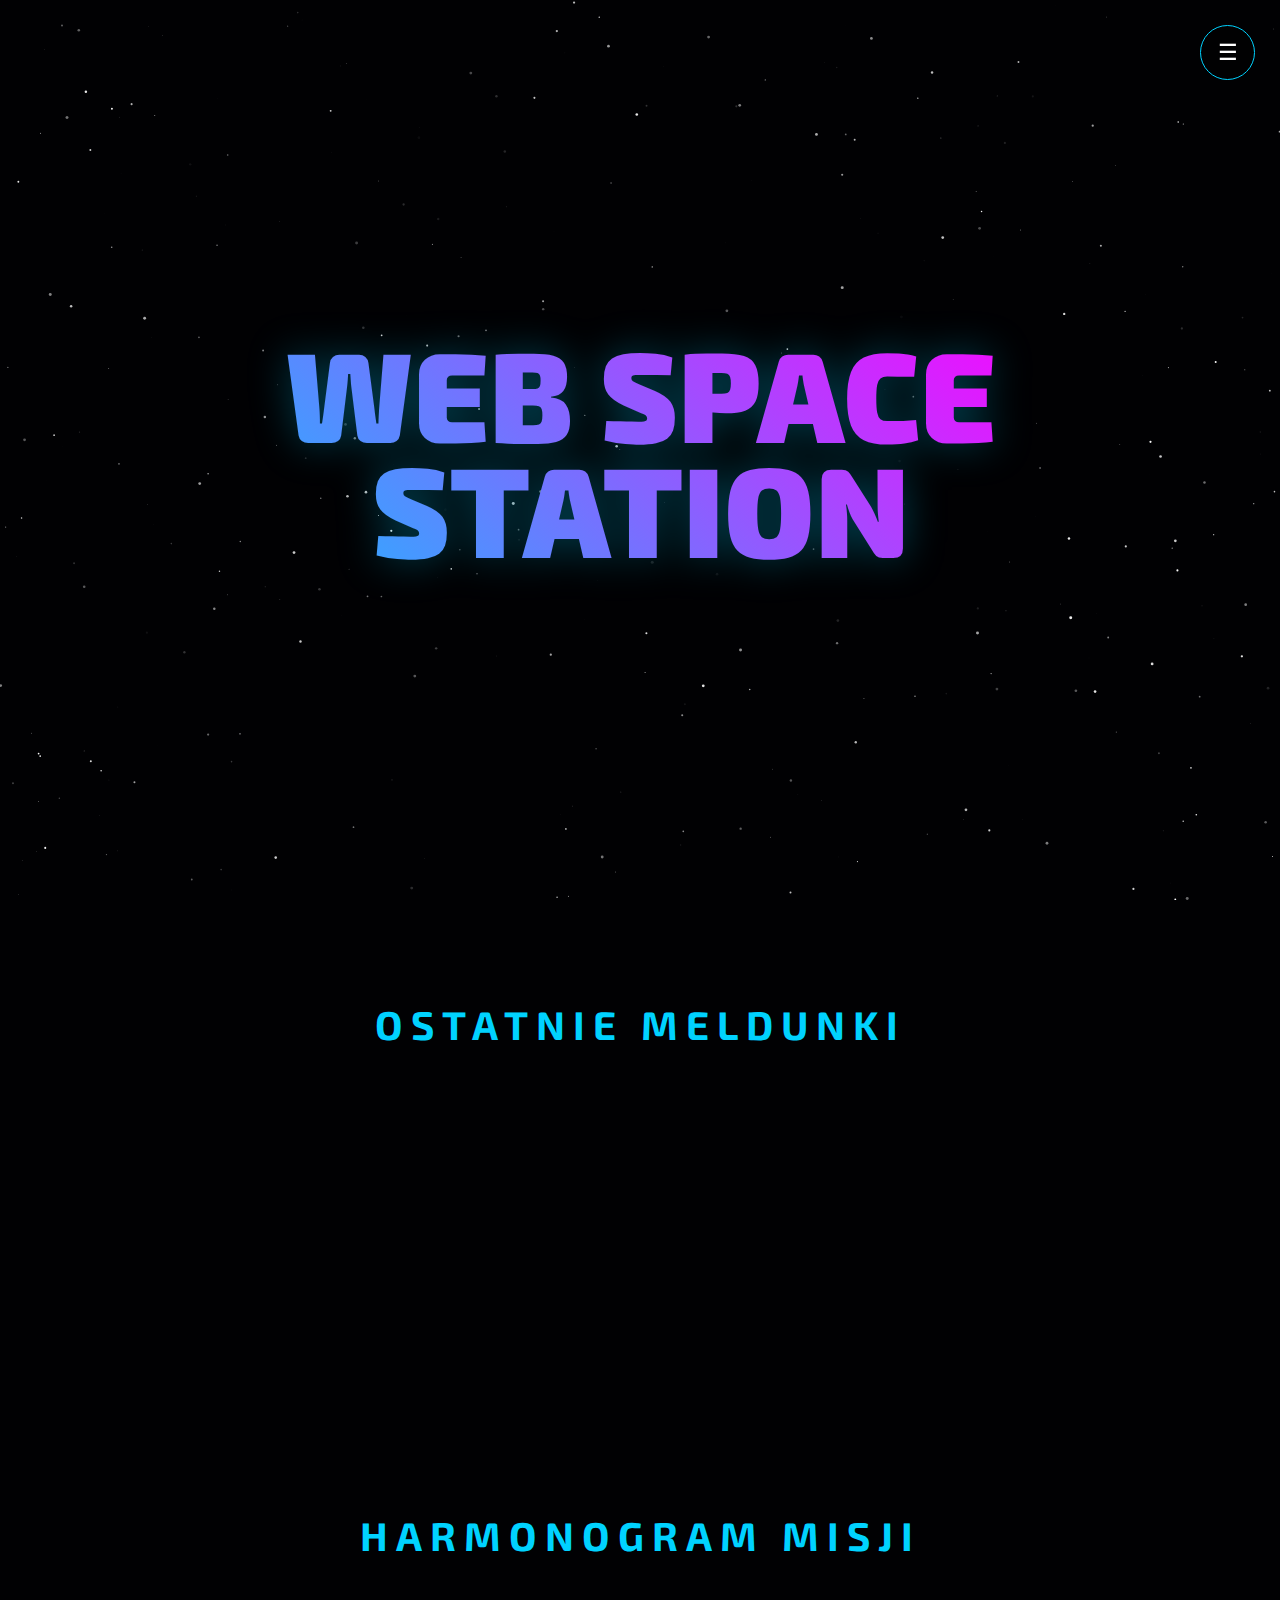
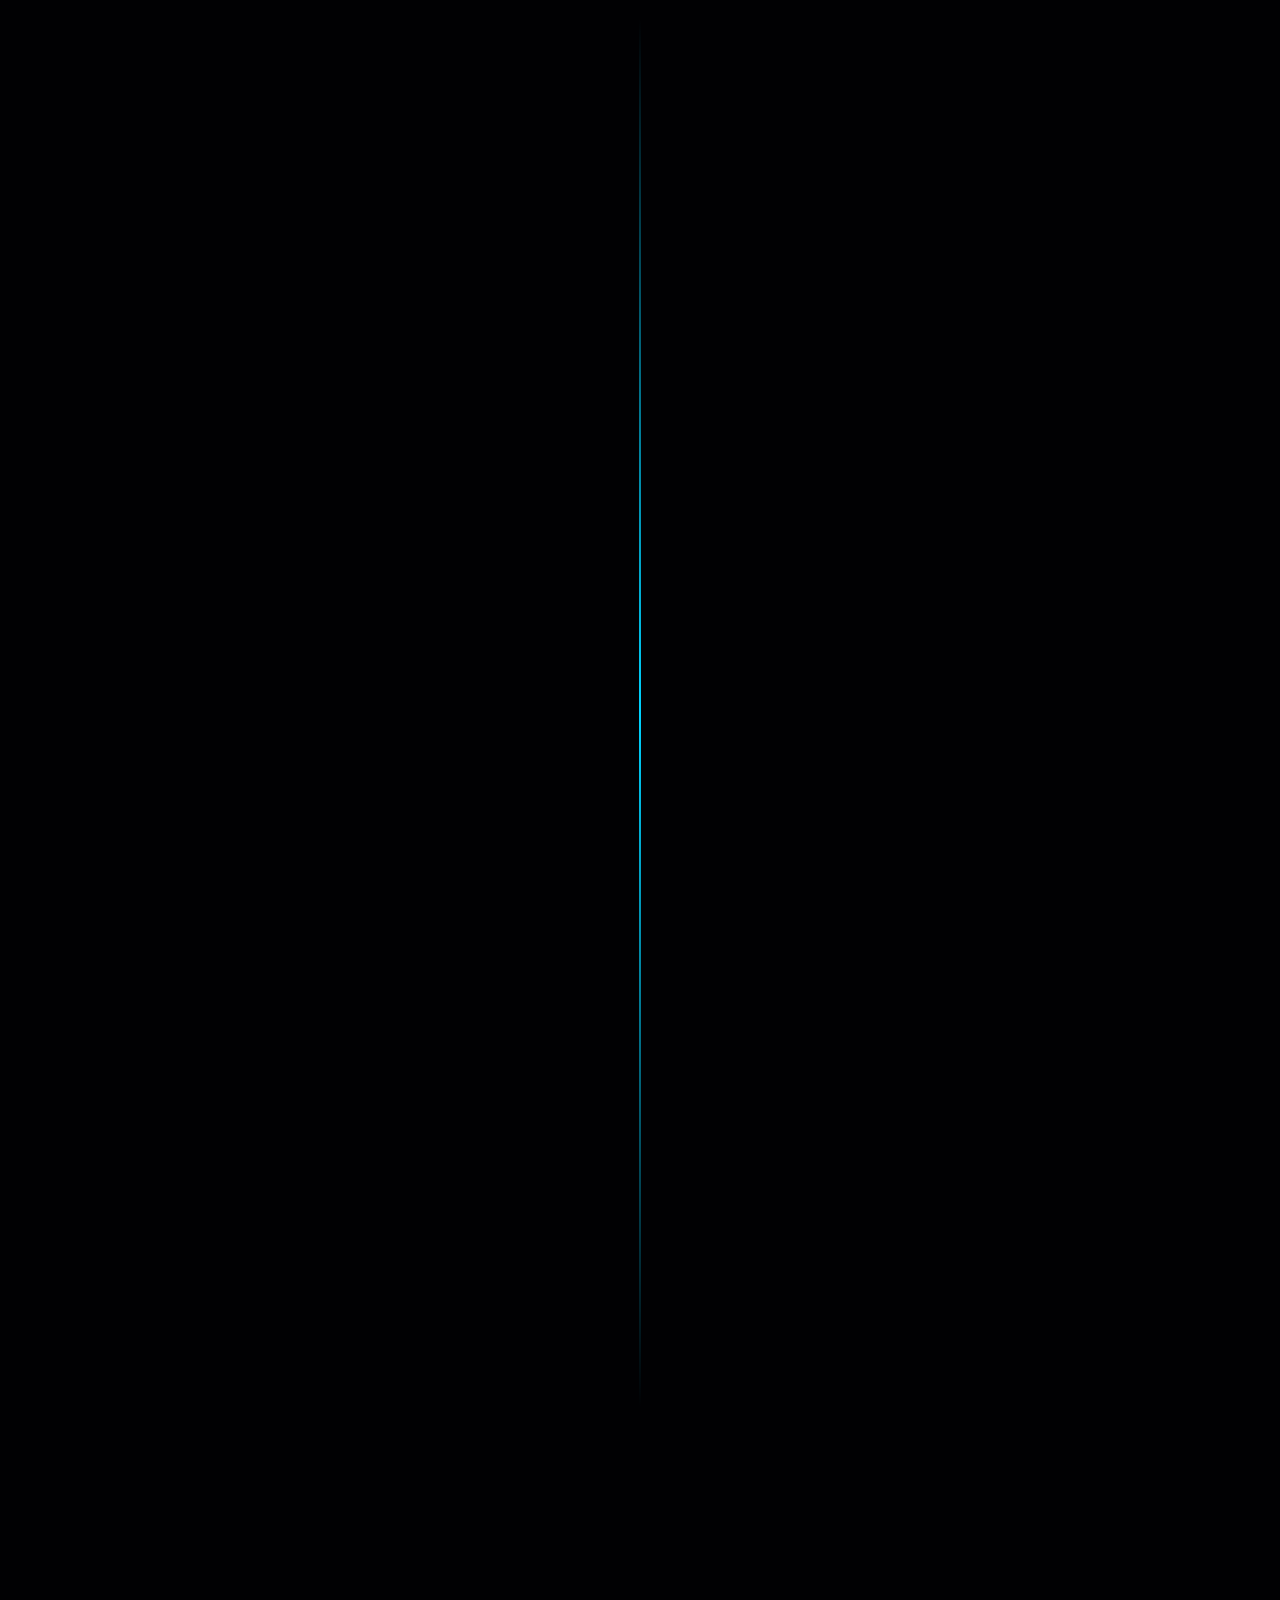
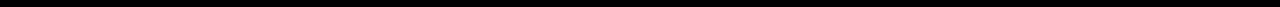
<file: index.html>
<!DOCTYPE html>
<html lang="pl">
<head>
    <meta charset="UTF-8">
    <meta name="viewport" content="width=device-width, initial-scale=1.0, maximum-scale=1.0, user-scalable=no">
    <title>WEB SPACE STATION</title>
    
    <link rel="preconnect" href="https://fonts.googleapis.com">
    <link rel="preconnect" href="https://fonts.gstatic.com" crossorigin>
    <link href="https://fonts.googleapis.com/css2?family=Exo+2:wght@300;400;800;900&display=swap" rel="stylesheet">

    <style>
        * { margin: 0; padding: 0; box-sizing: border-box; -webkit-tap-highlight-color: transparent; }
        
        :root {
            --accent: #00d2ff;
            --bg: #010103;
            --glass: rgba(255, 255, 255, 0.03);
            --glass-border: rgba(0, 210, 255, 0.2);
        }

        body, html {
            width: 100%;
            background-color: var(--bg);
            font-family: 'Exo 2', sans-serif;
            color: white;
            scroll-behavior: smooth;
            overflow-x: hidden;
        }

        /* --- HERO SECTION --- */
        .hero-section {
            position: relative;
            width: 100%;
            height: 100vh;
            display: flex;
            align-items: center;
            justify-content: center;
            background: var(--bg);
            overflow: hidden;
            text-align: center;
        }

        #stars-canvas {
            position: absolute;
            top: 0; left: 0;
            width: 100%; height: 100%;
            z-index: 1;
        }

        .hero-title-container {
            position: relative;
            z-index: 10;
            padding: 20px;
            width: 100%;
        }

        .hero-title {
            font-size: 10vw;
            font-weight: 900;
            text-transform: uppercase;
            line-height: 0.9;
            background: linear-gradient(45deg, #00d2ff, #ff00ff, #00d2ff);
            background-size: 200% auto;
            -webkit-background-clip: text;
            -webkit-text-fill-color: transparent;
            animation: shine 5s linear infinite;
            filter: drop-shadow(0 0 20px rgba(0, 210, 255, 0.3));
        }

        @keyframes shine { to { background-position: 200% center; } }

        /* --- MENU --- */
        .menu-btn {
            position: fixed;
            top: 25px; right: 25px;
            z-index: 1001;
            background: rgba(1, 1, 3, 0.8);
            border: 1px solid var(--accent);
            color: white;
            width: 55px; height: 55px;
            border-radius: 50%;
            cursor: pointer;
            font-size: 1.4rem;
            display: flex;
            align-items: center;
            justify-content: center;
            backdrop-filter: blur(10px);
        }

        .nav-panel {
            position: fixed;
            top: 0; right: -100%;
            width: 100%; height: 100%;
            max-width: 400px;
            background: rgba(5, 5, 10, 0.98);
            backdrop-filter: blur(25px);
            z-index: 1000;
            padding: 100px 50px;
            transition: 0.5s cubic-bezier(0.77, 0, 0.175, 1);
            border-left: 1px solid var(--glass-border);
        }

        .nav-panel.active { right: 0; }
        .nav-panel a { display: block; color: white; text-decoration: none; font-size: 1.8rem; margin: 30px 0; font-weight: 300; transition: 0.3s; }
        .nav-panel a:hover { color: var(--accent); padding-left: 10px; }

        /* --- SECTIONS --- */
        section { position: relative; z-index: 5; padding: 100px 5%; }
        .section-title { font-size: 2.5rem; margin-bottom: 60px; text-align: center; letter-spacing: 8px; color: var(--accent); text-transform: uppercase; }

        /* --- ARTICLES --- */
        .articles-grid { display: grid; grid-template-columns: repeat(auto-fit, minmax(300px, 1fr)); gap: 30px; max-width: 1200px; margin: 0 auto; }
        .art-card { background: var(--glass); border: 1px solid rgba(255,255,255,0.1); padding: 40px; border-radius: 20px; transition: 0.4s; opacity: 0; transform: translateY(30px); }
        .art-card.visible { opacity: 1; transform: translateY(0); }
        .art-card:hover { border-color: var(--accent); background: rgba(0, 210, 255, 0.05); }
        .art-card h3 { font-size: 1.5rem; margin-bottom: 15px; color: var(--accent); }
        .art-card p { font-weight: 300; line-height: 1.6; color: #ccc; }

        /* --- MISSIONS --- */
        .missions-container { max-width: 1000px; margin: 0 auto; position: relative; }
        .missions-container::before { content: ''; position: absolute; left: 50%; width: 2px; height: 100%; background: linear-gradient(to bottom, transparent, var(--accent), transparent); transform: translateX(-50%); }

        .mission-item { display: flex; justify-content: space-between; align-items: center; width: 100%; margin-bottom: 100px; opacity: 0; transition: 1s all ease; position: relative; }
        .mission-item.visible { opacity: 1; }
        .mission-item:nth-child(even) { flex-direction: row-reverse; }

        .mission-content { width: 45%; background: var(--glass); border: 1px solid var(--glass-border); border-radius: 20px; overflow: hidden; transition: 0.3s; }
        .mission-content:hover { transform: scale(1.03); box-shadow: 0 0 30px rgba(0, 210, 255, 0.2); }
        .mission-img { width: 100%; height: 200px; background-size: cover; background-position: center; filter: grayscale(0.3); }
        .mission-text { padding: 25px; }
        .mission-date { color: var(--accent); font-weight: 800; font-size: 0.9rem; margin-bottom: 10px; display: block; }
        .mission-text h3 { font-size: 1.5rem; margin-bottom: 15px; }
        .mission-text p { font-weight: 300; color: #ccc; line-height: 1.6; font-size: 0.95rem; }

        .mission-dot { width: 20px; height: 20px; background: var(--accent); border-radius: 50%; box-shadow: 0 0 15px var(--accent); z-index: 2; position: absolute; left: 50%; transform: translateX(-50%); }

        /* --- MOBILE OPTIMIZATION --- */
        @media (max-width: 900px) {
            .hero-title { font-size: 15vw; }
            .section-title { font-size: 1.8rem; letter-spacing: 4px; }
            .missions-container::before { left: 20px; transform: none; }
            .mission-item, .mission-item:nth-child(even) { flex-direction: row; margin-bottom: 50px; }
            .mission-content { width: calc(100% - 60px); margin-left: 60px; }
            .mission-dot { left: 20px; }
            .mission-spacer { display: none; }
        }
    </style>
</head>
<body>

    <button class="menu-btn" id="menuToggle">☰</button>

    <nav class="nav-panel" id="navPanel">
        <h2 style="color:var(--accent); font-size:0.8rem; letter-spacing:5px; margin-bottom:40px;">STATION CONTROL</h2>
        <a href="#">PULPIT</a>
        <a href="#articles">MELDUNKI</a>
        <a href="#missions">HARMONOGRAM MISJI</a>
    </nav>

    <section class="hero-section">
        <canvas id="stars-canvas"></canvas>
        <div class="hero-title-container">
            <h1 class="hero-title">WEB SPACE<br>STATION</h1>
        </div>
    </section>

    <section id="articles">
        <h2 class="section-title">Ostatnie Meldunki</h2>
        <div class="articles-grid">
            <div class="art-card">
                <h3>Baza Księżycowa</h3>
                <p>Budowa habitatu w kraterze Shackleton wchodzi w fazę testów szczelności modułów.</p>
            </div>
            <div class="art-card">
                <h3>Sygnał z Marsa</h3>
                <p>Perseverance przesyła dane o nowej próbce skał bogatej w związki organiczne.</p>
            </div>
            <div class="art-card">
                <h3>Pas Asteroid</h3>
                <p>Sonda Psyche rozpoczęła kalibrację silników Halla w drodze do metalowej asteroidy.</p>
            </div>
        </div>
    </section>

    <section id="missions">
        <h2 class="section-title">Harmonogram Misji</h2>
        <div class="missions-container">
            
            <div class="mission-item">
                <div class="mission-content">
                    <div class="mission-img" style="background-image: url('https://images.unsplash.com/photo-1614728894747-a83421e2b9c9?auto=format&fit=crop&q=80&w=800')"></div>
                    <div class="mission-text">
                        <span class="mission-date">START PAŹDZIERNIK 2024</span>
                        <h3>Europa Clipper</h3>
                        <p>Największa międzyplanetarna misja NASA. Sonda jest w drodze do Jowisza, by zbadać ocean pod lodową skorupą Europy.</p>
                    </div>
                </div>
                <div class="mission-dot"></div>
                <div class="mission-spacer" style="width: 45%"></div>
            </div>

            <div class="mission-item">
                <div class="mission-spacer" style="width: 45%"></div>
                <div class="mission-dot"></div>
                <div class="mission-content">
                    <div class="mission-img" style="background-image: url('https://images.unsplash.com/photo-1517976487492-5750f3195933?auto=format&fit=crop&q=80&w=800')"></div>
                    <div class="mission-text">
                        <span class="mission-date">KWIECIEŃ 2026</span>
                        <h3>Artemis II</h3>
                        <p>Pierwszy załogowy lot Oriona. Czworo astronautów wykona przelot wokół Księżyca, torując drogę do lądowania.</p>
                    </div>
                </div>
            </div>

            <div class="mission-item">
                <div class="mission-content">
                    <div class="mission-img" style="background-image: url('https://images.unsplash.com/photo-1506466010722-395aa2bef877?auto=format&fit=crop&q=80&w=800')"></div>
                    <div class="mission-text">
                        <span class="mission-date">LIPIEC 2028</span>
                        <h3>Dragonfly</h3>
                        <p>Wielowirnikowiec wielkości łazika wyląduje na księżycu Saturna - Tytanie, szukając śladów życia w tamtejszych jeziorach metanu.</p>
                    </div>
                </div>
                <div class="mission-dot"></div>
                <div class="mission-spacer" style="width: 45%"></div>
            </div>

        </div>
    </section>

    <script>
        const canvas = document.getElementById('stars-canvas');
        const ctx = canvas.getContext('2d');
        const navPanel = document.getElementById('navPanel');
        const menuBtn = document.getElementById('menuToggle');

        menuBtn.addEventListener('click', () => {
            navPanel.classList.toggle('active');
            menuBtn.innerText = navPanel.classList.contains('active') ? '✕' : '☰';
        });

        document.querySelectorAll('.nav-panel a').forEach(l => l.addEventListener('click', () => {
            navPanel.classList.remove('active');
            menuBtn.innerText = '☰';
        }));

        let stars = [];

        function init() {
            canvas.width = window.innerWidth;
            canvas.height = window.innerHeight;
            stars = [];
            let count = window.innerWidth < 768 ? 150 : 400;
            for (let i = 0; i < count; i++) {
                stars.push({
                    x: Math.random() * canvas.width,
                    y: Math.random() * canvas.height,
                    size: Math.random() * 1.5,
                    speed: Math.random() * 0.5 + 0.1,
                    opacity: Math.random()
                });
            }
        }

        function animate() {
            ctx.fillStyle = '#010103';
            ctx.fillRect(0, 0, canvas.width, canvas.height);
            stars.forEach(s => {
                ctx.fillStyle = `rgba(255, 255, 255, ${s.opacity})`;
                ctx.beginPath();
                ctx.arc(s.x, s.y, s.size, 0, Math.PI * 2);
                ctx.fill();
                s.y -= s.speed;
                if (s.y < 0) s.y = canvas.height;
            });
            requestAnimationFrame(animate);
        }

        const observer = new IntersectionObserver((entries) => {
            entries.forEach(entry => { if (entry.isIntersecting) entry.target.classList.add('visible'); });
        }, { threshold: 0.1 });

        document.querySelectorAll('.art-card, .mission-item').forEach(el => observer.observe(el));
        
        window.addEventListener('resize', init);
        init(); animate();
    </script>
</body>
</html>
</file>
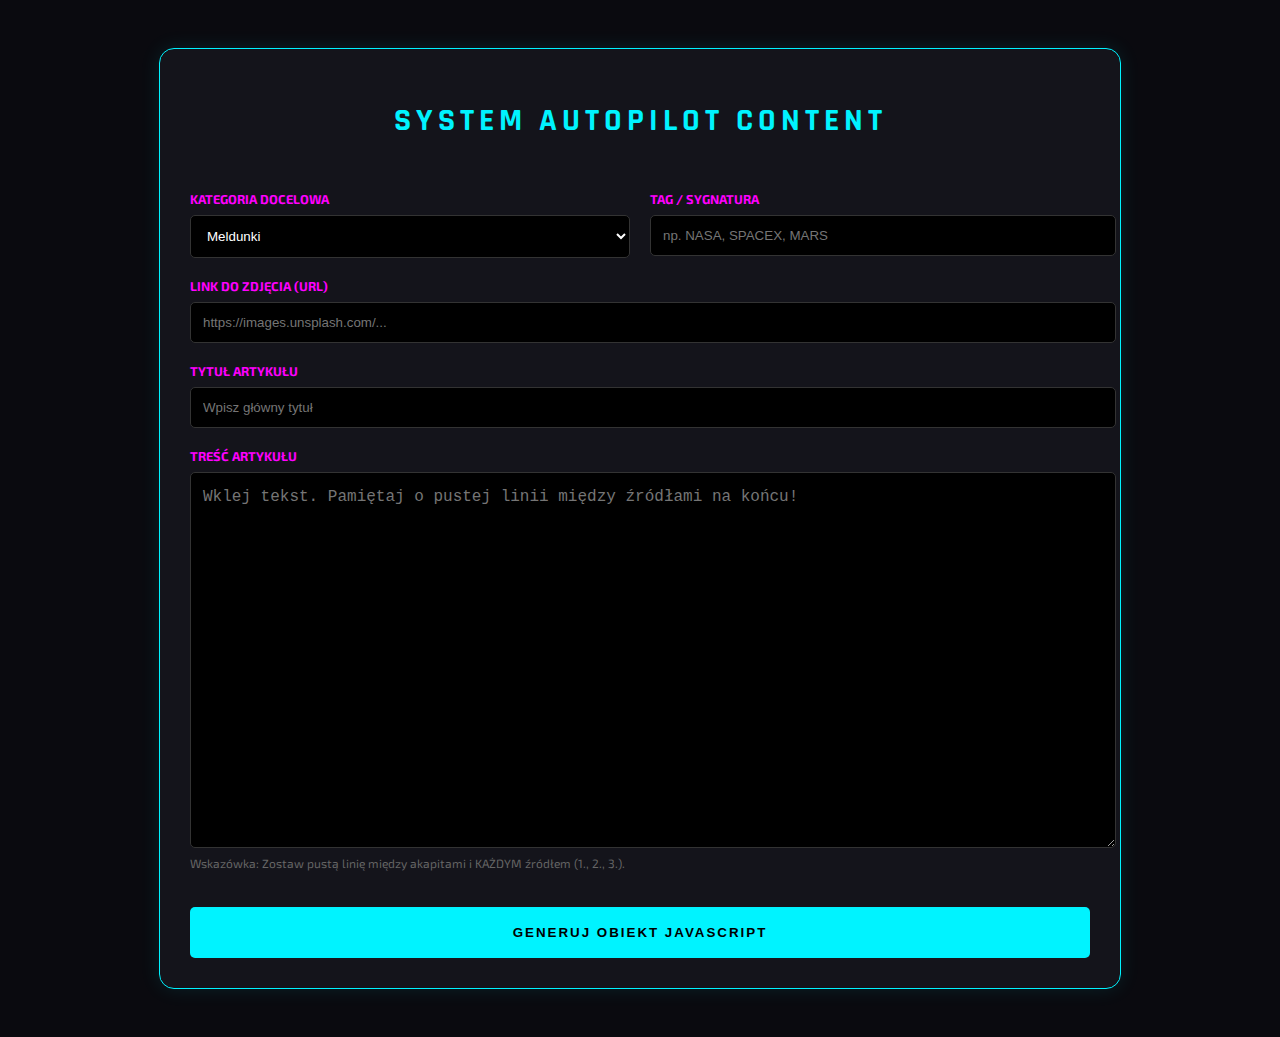
<file: admin.html>
<!DOCTYPE html>
<html lang="pl">
<head>
    <meta charset="UTF-8">
    <title>TERMINAL ADMINA - WEB SPACE STATION</title>
    <link href="https://fonts.googleapis.com/css2?family=Rajdhani:wght@500;700&family=Exo+2:wght@400&display=swap" rel="stylesheet">
    <style>
        :root { --neon: #00f3ff; --magenta: #f0f; --bg: #0a0a0f; }
        body { background: var(--bg); color: #fff; font-family: 'Exo 2', sans-serif; padding: 40px; }
        .container { max-width: 900px; margin: 0 auto; background: rgba(22, 22, 30, 0.8); padding: 30px; border-radius: 15px; border: 1px solid var(--neon); box-shadow: 0 0 20px rgba(0, 243, 255, 0.1); }
        h1 { font-family: 'Rajdhani'; text-align: center; color: var(--neon); text-transform: uppercase; letter-spacing: 5px; margin-bottom: 30px; }
        label { display: block; margin-top: 20px; color: var(--magenta); font-weight: bold; font-size: 0.8rem; text-transform: uppercase; }
        select, textarea, input { 
            width: 100%; padding: 12px; margin-top: 8px; 
            background: #000; border: 1px solid #333; color: #fff; 
            border-radius: 5px; outline: none; transition: 0.3s;
        }
        input:focus, textarea:focus { border-color: var(--neon); box-shadow: 0 0 10px rgba(0, 243, 255, 0.2); }
        textarea { height: 350px; font-size: 1rem; line-height: 1.5; }
        .result-container { margin-top: 30px; display: none; }
        .result { 
            background: #000; padding: 20px; border: 1px dashed var(--magenta); 
            white-space: pre-wrap; font-family: monospace; 
            color: #adff2f; font-size: 0.85rem; overflow-x: auto;
        }
        button { 
            background: var(--neon); border: none; padding: 18px 40px; 
            margin-top: 25px; cursor: pointer; color: #000; font-weight: 800;
            width: 100%; text-transform: uppercase; letter-spacing: 2px;
            border-radius: 5px; transition: 0.3s;
        }
        button:hover { background: #fff; box-shadow: 0 0 30px var(--neon); }
        .hint { font-size: 0.75rem; color: #666; margin-top: 5px; }
        .copy-hint { color: var(--magenta); font-weight: bold; margin-bottom: 10px; display: block; }
    </style>
</head>
<body>

<div class="container">
    <h1>System Autopilot Content</h1>
    
    <div style="display: grid; grid-template-columns: 1fr 1fr; gap: 20px;">
        <div>
            <label>Kategoria docelowa</label>
            <select id="kat">
                <option value="meldunki">Meldunki</option>
                <option value="nauka">Nauka</option>
                <option value="tech">Technologia</option>
            </select>
        </div>
        <div>
            <label>Tag / Sygnatura</label>
            <input type="text" id="tag" placeholder="np. NASA, SPACEX, MARS">
        </div>
    </div>

    <label>Link do zdjęcia (URL)</label>
    <input type="text" id="img_url" placeholder="https://images.unsplash.com/...">

    <label>Tytuł Artykułu</label>
    <input type="text" id="art_title" placeholder="Wpisz główny tytuł">

    <label>Treść artykułu</label>
    <textarea id="raw_text" placeholder="Wklej tekst. Pamiętaj o pustej linii między źródłami na końcu!"></textarea>
    <p class="hint">Wskazówka: Zostaw pustą linię między akapitami i KAŻDYM źródłem (1., 2., 3.).</p>

    <button onclick="generateSuperCode()">Generuj Obiekt JavaScript</button>

    <div id="res-con" class="result-container">
        <span class="copy-hint">GOTOWE! Skopiuj poniższy kod i wklej do artykuly.js:</span>
        <div id="output" class="result"></div>
    </div>
</div>

<script>
    function generateSuperCode() {
        const text = document.getElementById('raw_text').value;
        const kategoria = document.getElementById('kat').value;
        const tag = document.getElementById('tag').value.toUpperCase() || "NEWS";
        const tytul = document.getElementById('art_title').value;
        const imgUrl = document.getElementById('img_url').value || 'https://images.unsplash.com/photo-1451187580459-43490279c0fa?w=1200';
        
        if (!text || !tytul) {
            alert("BŁĄD: Musisz podać przynajmniej tytuł i treść!");
            return;
        }

        const uniqueID = Date.now();
        
        // Rozbijamy na bloki tekstu (akapit = podwójny enter)
        const paragraphs = text.split(/\n\s*\n/).filter(p => p.trim() !== "");
        let htmlContent = "";
        
        // Opis do karty (pierwszy akapit, czysty tekst)
        let shortDesc = paragraphs[0]
            .replace(/[„"”-]/g, '')
            .replace(/\n/g, ' ')
            .trim()
            .substring(0, 150) + "...";

        paragraphs.forEach((p) => {
            const cleanP = p.trim().replace(/\n/g, ' '); // Usuwamy zbędne entery wewnątrz bloku
            
            // Logika wykrywania typu treści:
            if (/^\d+\./.test(cleanP)) { 
                // 1. WYKRYWANIE NUMERACJI (Źródła i listy)
                htmlContent += `<p style="margin-bottom: 8px; border-left: 2px solid var(--magenta); padding-left: 12px; font-size: 0.9rem;">${cleanP}</p>`;
            } else if (cleanP.length < 65 && !cleanP.includes('<a')) {
                // 2. KRÓTKA LINIA = NAGŁÓWEK (ale nie jeśli ma link)
                htmlContent += `<h2>${cleanP}</h2>`;
            } else if (cleanP.startsWith('„') || cleanP.startsWith('"') || cleanP.startsWith('-')) {
                // 3. CYTATY / WYRÓŻNIENIA
                htmlContent += `<div class="highlight-box">${cleanP}</div>`;
            } else {
                // 4. ZWYKŁY AKAPIT
                htmlContent += `<p>${cleanP}</p>`;
            }
        });

        // Budujemy obiekt JavaScript
        const code = `{
        id: ${uniqueID},
        kategoria: '${kategoria}',
        tag: '${tag}',
        tytul: '${tytul.replace(/'/g, "&apos;")}',
        opis: '${shortDesc.replace(/'/g, "&apos;")}',
        tresc: \`${htmlContent.replace(/`/g, "\\`")}\`,
        img: '${imgUrl}',
        link: 'artykul.html?id=${uniqueID}'
    }`;

        const out = document.getElementById('output');
        const con = document.getElementById('res-con');
        
        out.textContent = code;
        con.style.display = 'block';
        
        window.scrollTo({ top: document.body.scrollHeight, behavior: 'smooth' });
    }
</script>

</body>
</html>
</file>
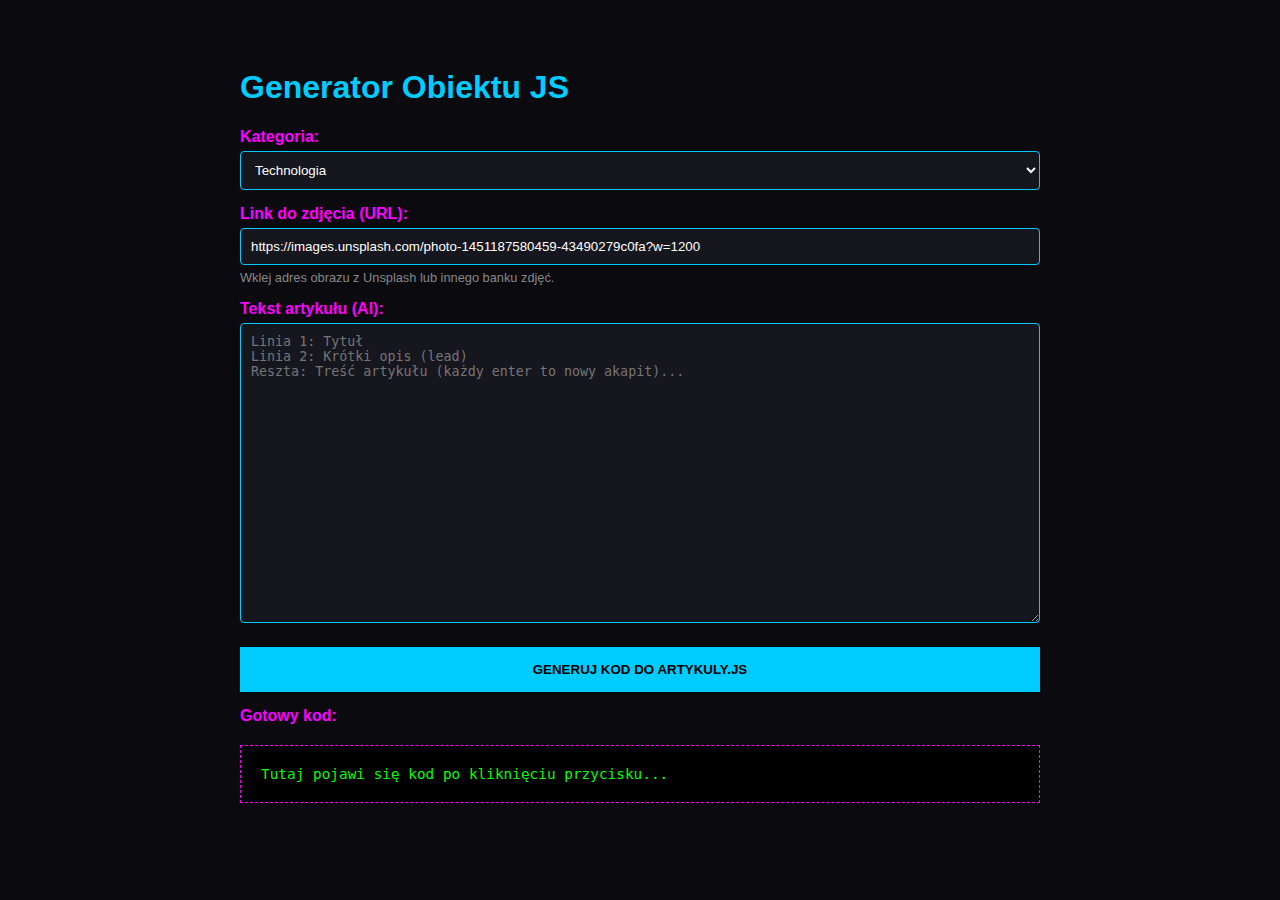
<file: admin_artykuly.html>
<!DOCTYPE html>
<html lang="pl">
<head>
    <meta charset="UTF-8">
    <title>Generator Artykułów - Web Space Station</title>
    <style>
        body { background: #0a0a0f; color: #0cf; font-family: 'Rajdhani', sans-serif; padding: 40px; }
        .container { max-width: 800px; margin: 0 auto; }
        label { display: block; margin-top: 15px; color: #f0f; font-weight: bold; }
        select, textarea, input { 
            width: 100%; padding: 10px; margin-top: 5px; 
            background: #16161e; border: 1px solid #0cf; color: #fff; 
            border-radius: 4px; box-sizing: border-box;
        }
        textarea { height: 300px; }
        .result { 
            background: #000; padding: 20px; border: 1px dashed #f0f; 
            margin-top: 20px; white-space: pre-wrap; font-family: monospace; 
            color: #0f0; font-size: 0.9rem;
        }
        button { 
            background: #0cf; border: none; padding: 15px 30px; 
            margin-top: 20px; cursor: pointer; font-weight: bold; 
            width: 100%; text-transform: uppercase;
        }
        button:hover { background: #fff; box-shadow: 0 0 15px #0cf; }
        .hint { font-size: 0.8rem; color: #888; margin-top: 5px; }
    </style>
</head>
<body>
    <div class="container">
        <h1>Generator Obiektu JS</h1>
        
        <label>Kategoria:</label>
        <select id="kat">
            <option value="tech">Technologia</option>
            <option value="nauka">Nauka (Popularno-naukowe)</option>
            <option value="meldunki">Meldunki (Newsy)</option>
        </select>

        <label>Link do zdjęcia (URL):</label>
        <input type="text" id="img_url" placeholder="https://images.unsplash.com/..." value="https://images.unsplash.com/photo-1451187580459-43490279c0fa?w=1200">
        <div class="hint">Wklej adres obrazu z Unsplash lub innego banku zdjęć.</div>

        <label>Tekst artykułu (AI):</label>
        <textarea id="input" placeholder="Linia 1: Tytuł&#10;Linia 2: Krótki opis (lead)&#10;Reszta: Treść artykułu (każdy enter to nowy akapit)..."></textarea>
        
        <button onclick="generate()">GENERUJ KOD DO ARTYKULY.JS</button>

        <label>Gotowy kod:</label>
        <div id="output" class="result">Tutaj pojawi się kod po kliknięciu przycisku...</div>
    </div>

    <script>
        function generate() {
            const text = document.getElementById('input').value;
            const kategoria = document.getElementById('kat').value;
            const imgUrl = document.getElementById('img_url').value;
            
            // Dzielimy tekst na linie
            const lines = text.split('\n').map(l => l.trim()).filter(l => l !== "");
            
            if (lines.length < 2) {
                alert("Wprowadź przynajmniej tytuł i opis!");
                return;
            }

            const tytul = lines[0];
            const lead = lines[1];
            
            // KLUCZOWA POPRAWKA: Jedno ID dla obu pól
            const uniqueID = Date.now();
            
            // Budowanie głębokiej treści HTML
            let htmlContent = `<p class="lead">${lead}</p>\n`;
            
            if (lines.length > 2) {
                htmlContent += `        <h2>Szczegóły i Analiza</h2>\n`;
                // Każda kolejna linia staje się osobnym akapitem <p>
                for (let i = 2; i < lines.length; i++) {
                    htmlContent += `        <p>${lines[i]}</p>\n`;
                }
            }

            const code = `{
    id: ${uniqueID},
    kategoria: '${kategoria}',
    tag: 'NEWS',
    tytul: '${tytul}',
    opis: '${lead.substring(0, 150)}...',
    tresc: \`
        ${htmlContent}    \`,
    img: '${imgUrl}',
    link: 'artykul.html?id=${uniqueID}'
},`;

            document.getElementById('output').innerText = code;
        }
    </script>
</body>
</html>
</file>
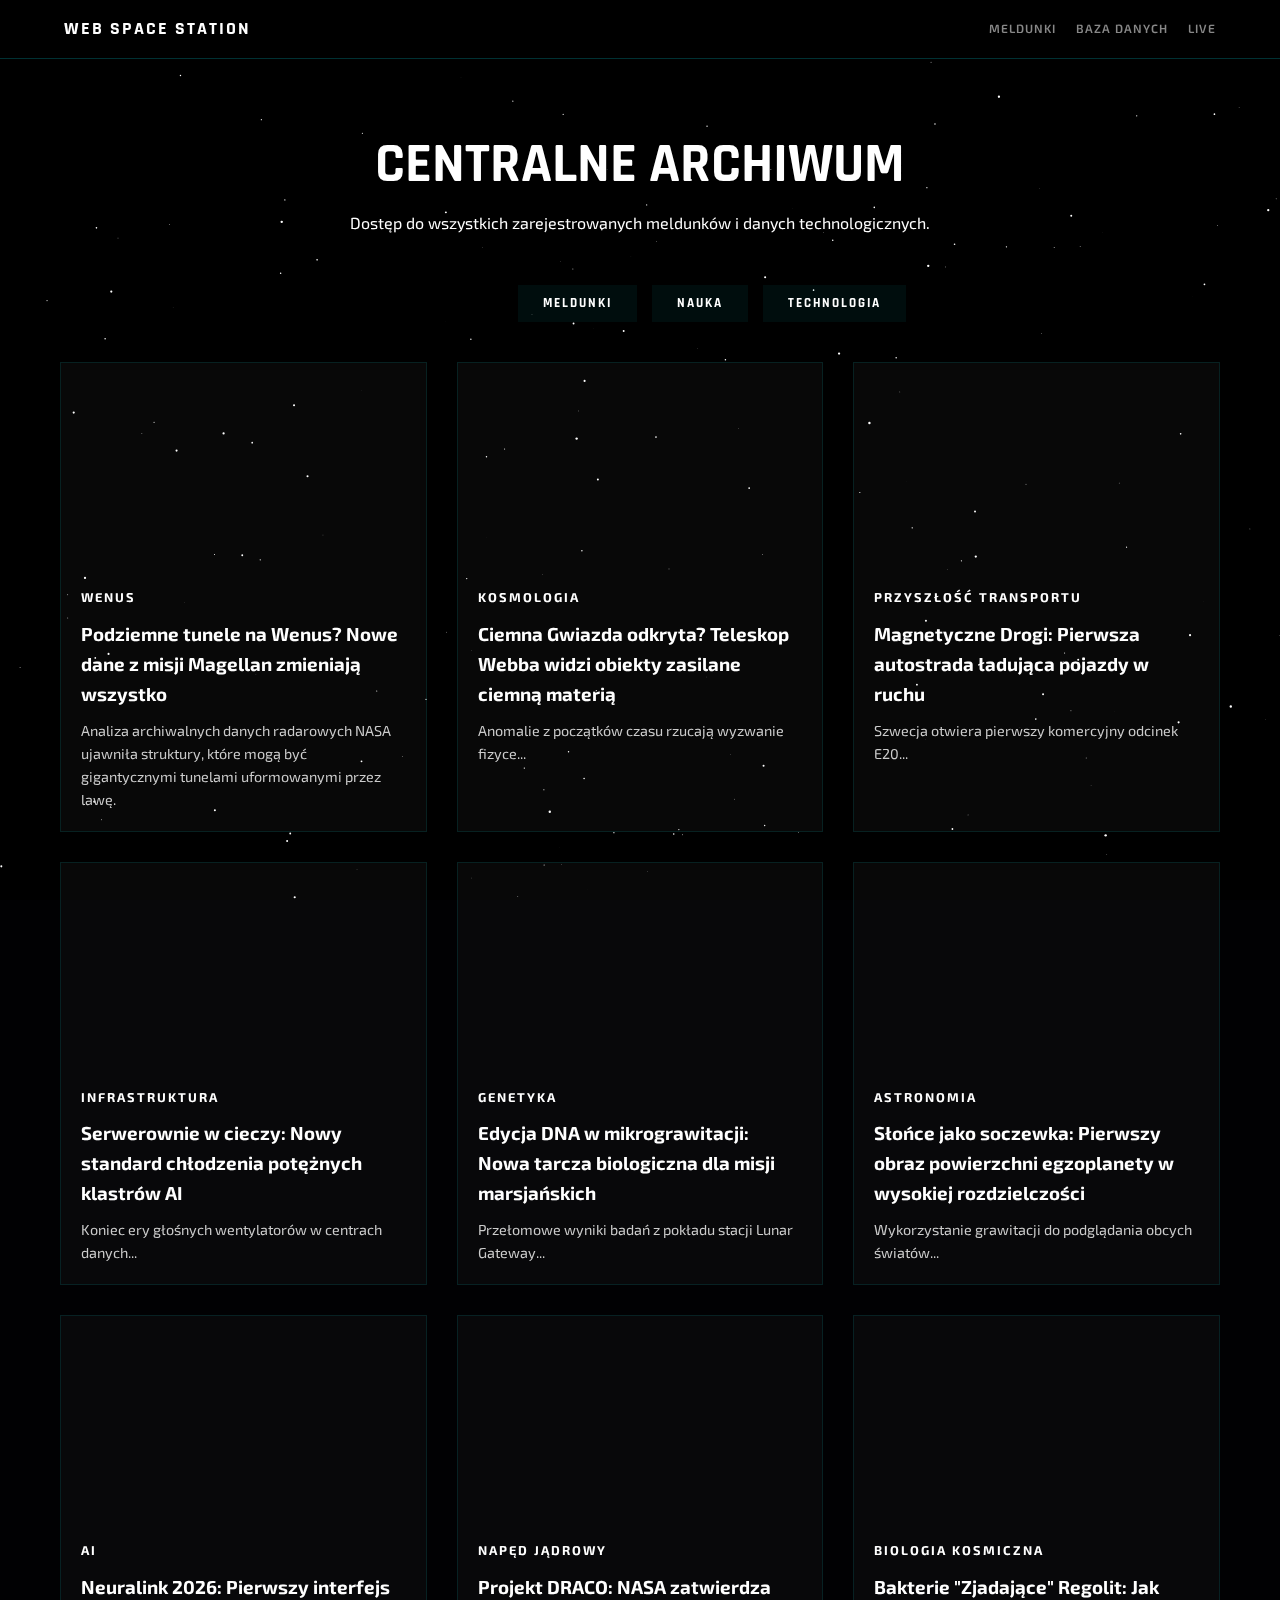
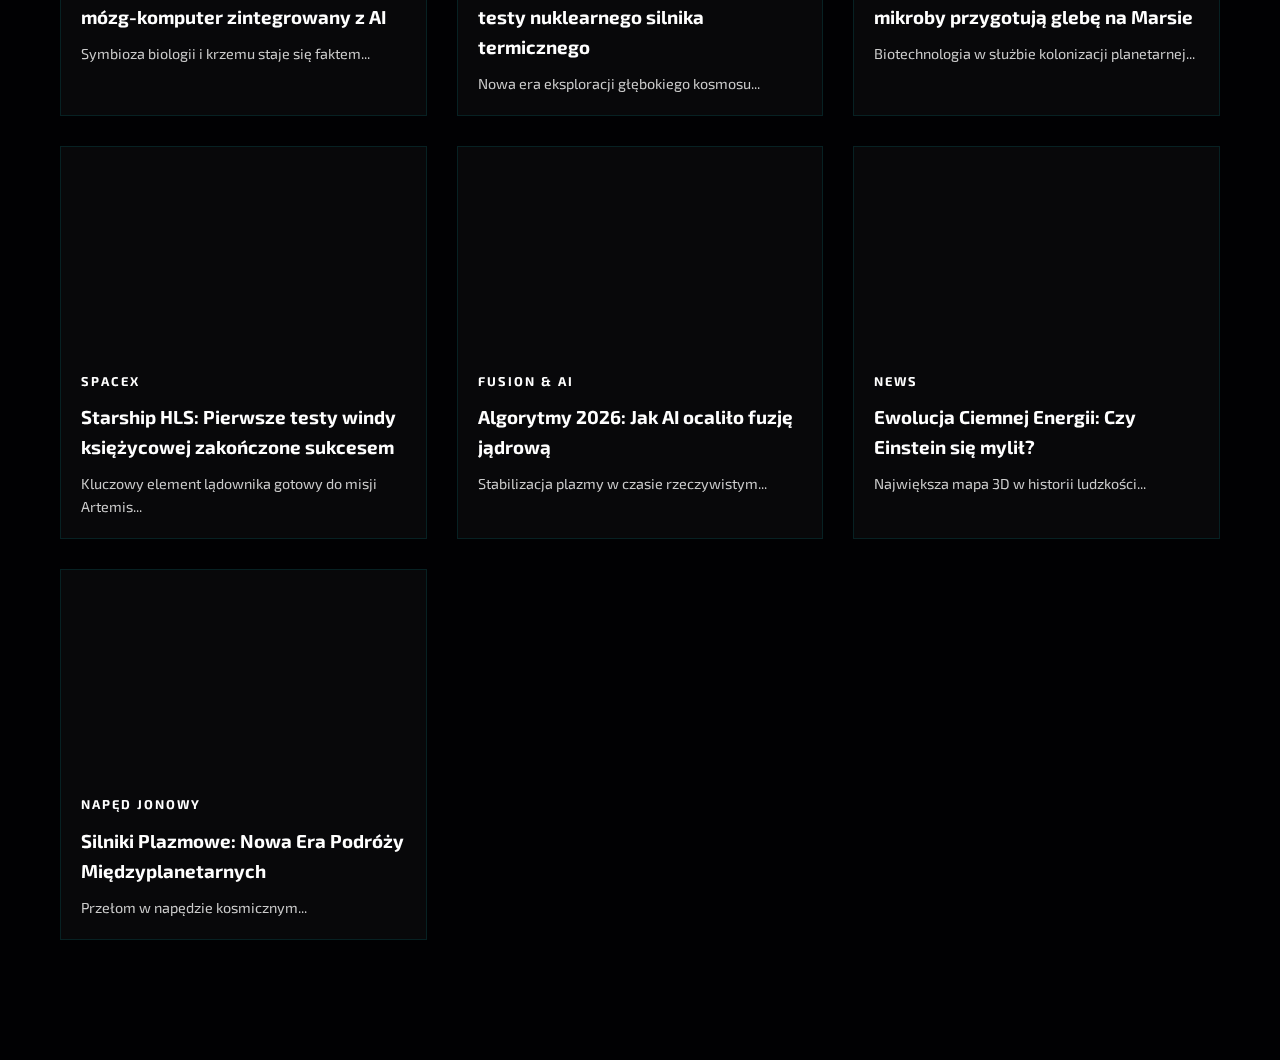
<file: archiwum.html>
<!DOCTYPE html>
<html lang="pl">
<head>
    <meta charset="UTF-8">
    <meta name="viewport" content="width=device-width, initial-scale=1.0">
    <title>Baza Danych | Web Space Station</title>
    <link href="https://fonts.googleapis.com/css2?family=Exo+2:wght@200;400;600;800&family=Rajdhani:wght@300;500;700&display=swap" rel="stylesheet">
    <link rel="stylesheet" href="style.css">
    <style>
        /* Specyficzne style dla Archiwum */
        .archive-container {
            max-width: 1200px;
            margin: 100px auto;
            padding: 20px;
            position: relative;
            z-index: 1;
        }
        .archive-header {
            text-align: center;
            margin-bottom: 50px;
        }
        .filter-bar {
            display: flex;
            justify-content: center;
            gap: 15px;
            margin-bottom: 40px;
            flex-wrap: wrap;
        }
        .filter-btn {
            background: rgba(0, 255, 255, 0.05);
            border: 1px solid var(--neon-blue);
            color: var(--neon-blue);
            padding: 10px 25px;
            cursor: pointer;
            font-family: 'Rajdhani', sans-serif;
            font-weight: bold;
            text-transform: uppercase;
            letter-spacing: 2px;
            transition: 0.3s;
        }
        .filter-btn.active, .filter-btn:hover {
            background: var(--neon-blue);
            color: #000;
            box-shadow: 0 0 20px var(--neon-blue);
        }
        .archive-grid {
            display: grid;
            grid-template-columns: repeat(auto-fill, minmax(300px, 1fr));
            gap: 30px;
        }
        /* Reużywamy Twoich stylów kart ze strony głównej */
        .archive-card {
            text-decoration: none;
            color: white;
            background: rgba(255, 255, 255, 0.03);
            border: 1px solid rgba(0, 255, 255, 0.1);
            transition: 0.4s;
            display: flex;
            flex-direction: column;
        }
        .archive-card:hover {
            border-color: var(--neon-blue);
            transform: translateY(-10px);
            background: rgba(0, 255, 255, 0.05);
        }
        .card-img {
            height: 200px;
            background-size: cover;
            background-position: center;
        }
        .card-body {
            padding: 20px;
        }
        .card-tag {
            color: var(--neon-blue);
            font-size: 0.8rem;
            font-weight: bold;
            letter-spacing: 2px;
        }
    </style>
</head>
<body>
    <canvas id="starfield"></canvas>
    
    <nav>
        <a href="index.html" class="nav-logo">Web Space Station</a>
        <div class="nav-links">
            <a href="index.html#meldunki">Meldunki</a>
            <a href="archiwum.html" class="active">Baza Danych</a>
            <a href="index.html#status">Live</a>
        </div>
    </nav>

    <main class="archive-container">
        <header class="archive-header">
            <h1 style="font-family:'Rajdhani'; font-size: 3.5rem; color: var(--neon-blue);">CENTRALNE ARCHIWUM</h1>
            <p>Dostęp do wszystkich zarejestrowanych meldunków i danych technologicznych.</p>
        </header>

        <div class="filter-bar">
            <button class="filter-btn active" onclick="filtruj('wszystkie', this)">Wszystkie</button>
            <button class="filter-btn" onclick="filtruj('meldunki', this)">Meldunki</button>
            <button class="filter-btn" onclick="filtruj('nauka', this)">Nauka</button>
            <button class="filter-btn" onclick="filtruj('tech', this)">Technologia</button>
        </div>

        <div id="archive-grid" class="archive-grid">
            </div>
    </main>

    <script src="Artykuly/artykuly.js"></script>
    <script>
        // Ładowanie i filtrowanie
        function renderuj(kat = 'wszystkie') {
            const grid = document.getElementById('archive-grid');
            const dane = kat === 'wszystkie' 
                ? bazaArtykulow 
                : bazaArtykulow.filter(a => a.kategoria === kat);

            grid.innerHTML = dane.slice().reverse().map(art => `
                <a href="artykul.html?id=${art.id}" class="archive-card">
                    <div class="card-img" style="background-image: url('${art.img}')"></div>
                    <div class="card-body">
                        <span class="card-tag">${art.tag}</span>
                        <h3 style="margin: 10px 0;">${art.tytul}</h3>
                        <p style="font-size: 0.9rem; color: #ccc;">${art.opis}</p>
                    </div>
                </a>
            `).join('');
        }

        function filtruj(kat, btn) {
            document.querySelectorAll('.filter-btn').forEach(b => b.classList.remove('active'));
            btn.classList.add('active');
            renderuj(kat);
        }

        // Gwiazdy (Starfield) - skrócona wersja Twojego kodu
        const canvas = document.getElementById('starfield');
        const ctx = canvas.getContext('2d');
        let width, height, stars = [];

        function initStars() {
            width = window.innerWidth; height = window.innerHeight;
            canvas.width = width; canvas.height = height;
            stars = [];
            for(let i=0; i<200; i++) stars.push({x: Math.random()*width, y: Math.random()*height, s: Math.random()*1.2});
        }

        function animate() {
            ctx.clearRect(0,0,width,height);
            ctx.fillStyle = "#fff";
            stars.forEach(s => {
                ctx.beginPath(); ctx.arc(s.x, s.y, s.s, 0, Math.PI*2); ctx.fill();
                s.y -= 0.2; if(s.y < 0) s.y = height;
            });
            requestAnimationFrame(animate);
        }

        window.addEventListener('resize', initStars);
        initStars();
        animate();
        renderuj(); // Startowe renderowanie wszystkiego
    </script>
</body>
</html>
</file>
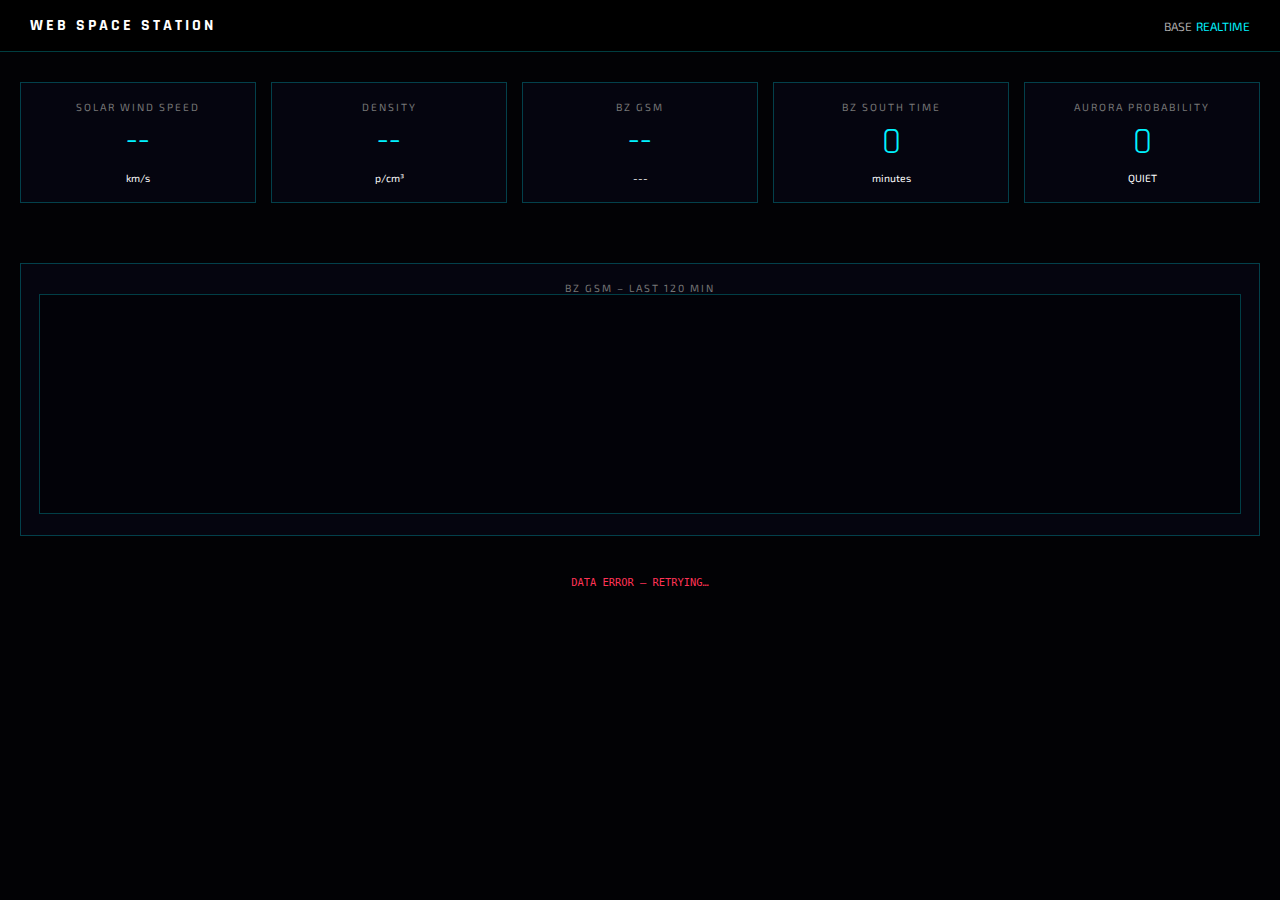
<file: zorza2.html>
<!DOCTYPE html>
<html lang="pl">
<head>
<meta charset="UTF-8">
<meta name="viewport" content="width=device-width,initial-scale=1.0">
<title>WEB SPACE STATION | REALTIME SPACE WEATHER</title>

<link href="https://fonts.googleapis.com/css2?family=Exo+2:wght@300;400;700&family=Rajdhani:wght@500;700&display=swap" rel="stylesheet">

<style>
:root{
 --bg:#020205;
 --panel:#05050f;
 --blue:#00f3ff;
 --green:#00ff88;
 --red:#ff3355;
 --orange:#ffaa00;
 --border:rgba(0,243,255,.25);
}
*{box-sizing:border-box}
body{
 margin:0;
 background:var(--bg);
 color:#fff;
 font-family:'Exo 2',sans-serif;
}
nav{
 padding:15px 30px;
 background:rgba(0,0,0,.85);
 border-bottom:1px solid var(--border);
 display:flex;
 justify-content:space-between;
}
.logo{
 font-family:'Rajdhani';
 font-weight:700;
 letter-spacing:3px;
}
a{color:#aaa;text-decoration:none;font-size:.75rem}

.dashboard{
 max-width:1400px;
 margin:auto;
 padding:30px 20px;
 display:grid;
 grid-template-columns:repeat(auto-fit,minmax(200px,1fr));
 gap:15px;
}
.card{
 background:var(--panel);
 border:1px solid var(--border);
 padding:18px;
 text-align:center;
}
.label{
 font-size:.65rem;
 letter-spacing:2px;
 text-transform:uppercase;
 color:#777;
}
.value{
 font-family:'Rajdhani';
 font-size:2.3rem;
 margin:6px 0;
 color:var(--blue);
}
.status{font-size:.65rem}
footer{
 text-align:center;
 font-family:monospace;
 font-size:.65rem;
 color:#444;
 margin:10px 0;
}

canvas{
 width:100%;
 height:220px;
 background:#020208;
 border:1px solid var(--border);
}

.alert{
 animation:blink 1s infinite;
}
@keyframes blink{
 0%{background:#200}
 50%{background:#400}
 100%{background:#200}
}
</style>
</head>

<body>

<nav>
 <div class="logo">WEB SPACE STATION</div>
 <div>
  <a href="#">BASE</a>
  <a href="#" style="color:var(--blue)">REALTIME</a>
 </div>
</nav>

<section class="dashboard">
 <div class="card">
  <div class="label">Solar Wind Speed</div>
  <div id="speed" class="value">--</div>
  <div class="status">km/s</div>
 </div>

 <div class="card">
  <div class="label">Density</div>
  <div id="density" class="value">--</div>
  <div class="status">p/cm³</div>
 </div>

 <div class="card">
  <div class="label">Bz GSM</div>
  <div id="bz" class="value">--</div>
  <div id="bzStatus" class="status">---</div>
 </div>

 <div class="card">
  <div class="label">Bz South Time</div>
  <div id="bzTimer" class="value">0</div>
  <div class="status">minutes</div>
 </div>

 <div class="card">
  <div class="label">Aurora Probability</div>
  <div id="api" class="value">0</div>
  <div id="apiTxt" class="status">QUIET</div>
 </div>
</section>

<section class="dashboard">
 <div class="card" style="grid-column:1/-1">
  <div class="label">Bz GSM – Last 120 min</div>
  <canvas id="chart"></canvas>
 </div>
</section>

<footer id="footer">TERMINAL ONLINE | WAITING FOR DATA</footer>

<script>
const plasmaURL="https://services.swpc.noaa.gov/products/solar-wind/plasma-2-hour.json";
const magURL="https://services.swpc.noaa.gov/products/solar-wind/mag-2-hour.json";

let bzHistory=[];
let southStart=null;

async function fetchJSON(url){
 const r=await fetch(url,{cache:"no-store"});
 if(!r.ok) throw new Error("Fetch error");
 return r.json();
}

function lastValid(data,index){
 for(let i=data.length-1;i>0;i--){
  if(data[i][index]!==null) return data[i];
 }
 return null;
}

function calcAPI(speed,bz,dens){
 let score=0;
 if(speed>500) score+=2;
 if(speed>650) score+=3;
 if(bz<-5) score+=2;
 if(bz<-10) score+=4;
 if(dens>10) score+=1;
 return score;
}

function drawChart(){
 const c=document.getElementById("chart");
 const ctx=c.getContext("2d");
 c.width=c.offsetWidth;
 c.height=c.offsetHeight;

 ctx.clearRect(0,0,c.width,c.height);
 ctx.strokeStyle="#00f3ff";
 ctx.beginPath();

 const max=20;
 const min=-20;

 bzHistory.forEach((v,i)=>{
  const x=i/(bzHistory.length-1)*c.width;
  const y=c.height-(v-min)/(max-min)*c.height;
  if(i===0) ctx.moveTo(x,y);
  else ctx.lineTo(x,y);
 });

 ctx.stroke();

 ctx.strokeStyle="#333";
 ctx.beginPath();
 const zeroY=c.height-(0-min)/(max-min)*c.height;
 ctx.moveTo(0,zeroY);
 ctx.lineTo(c.width,zeroY);
 ctx.stroke();
}

async function update(){
 const footer=document.getElementById("footer");
 try{
  const plasma=await fetchJSON(plasmaURL);
  const mag=await fetchJSON(magURL);

  const pH=plasma[0];
  const p=lastValid(plasma,pH.indexOf("speed"));

  const speed=+p[pH.indexOf("speed")];
  const density=+p[pH.indexOf("density")];

  document.getElementById("speed").innerText=Math.round(speed);
  document.getElementById("density").innerText=density.toFixed(1);

  const mH=mag[0];
  const m=lastValid(mag,mH.indexOf("bz_gsm"));
  const bz=+m[mH.indexOf("bz_gsm")];

  document.getElementById("bz").innerText=bz.toFixed(1);
  document.getElementById("bz").style.color=bz<-5?"var(--red)":"var(--blue)";
  document.getElementById("bzStatus").innerText=bz<0?"SOUTH":"NORTH";

  if(bz<0){
   if(!southStart) southStart=Date.now();
  } else southStart=null;

  const southMin=southStart?Math.floor((Date.now()-southStart)/60000):0;
  document.getElementById("bzTimer").innerText=southMin;

  bzHistory.push(bz);
  if(bzHistory.length>120) bzHistory.shift();
  drawChart();

  const api=calcAPI(speed,bz,density);
  document.getElementById("api").innerText=api;

  const apiTxt=document.getElementById("apiTxt");
  let state="QUIET",col="var(--green)";
  if(api>=8){state="STORM";col="var(--red)"}
  else if(api>=5){state="WATCH";col="var(--orange)"}

  apiTxt.innerText=state;
  apiTxt.style.color=col;

  if(api>=8 && southMin>15){
   document.body.classList.add("alert");
  } else document.body.classList.remove("alert");

  footer.innerText="LAST UPDATE: "+new Date().toLocaleTimeString();
  footer.style.color="#444";

 }catch(e){
  console.error(e);
  footer.innerText="DATA ERROR – RETRYING…";
  footer.style.color="var(--red)";
 }
}

update();
setInterval(update,60000);
</script>

</body>
</html>
</file>
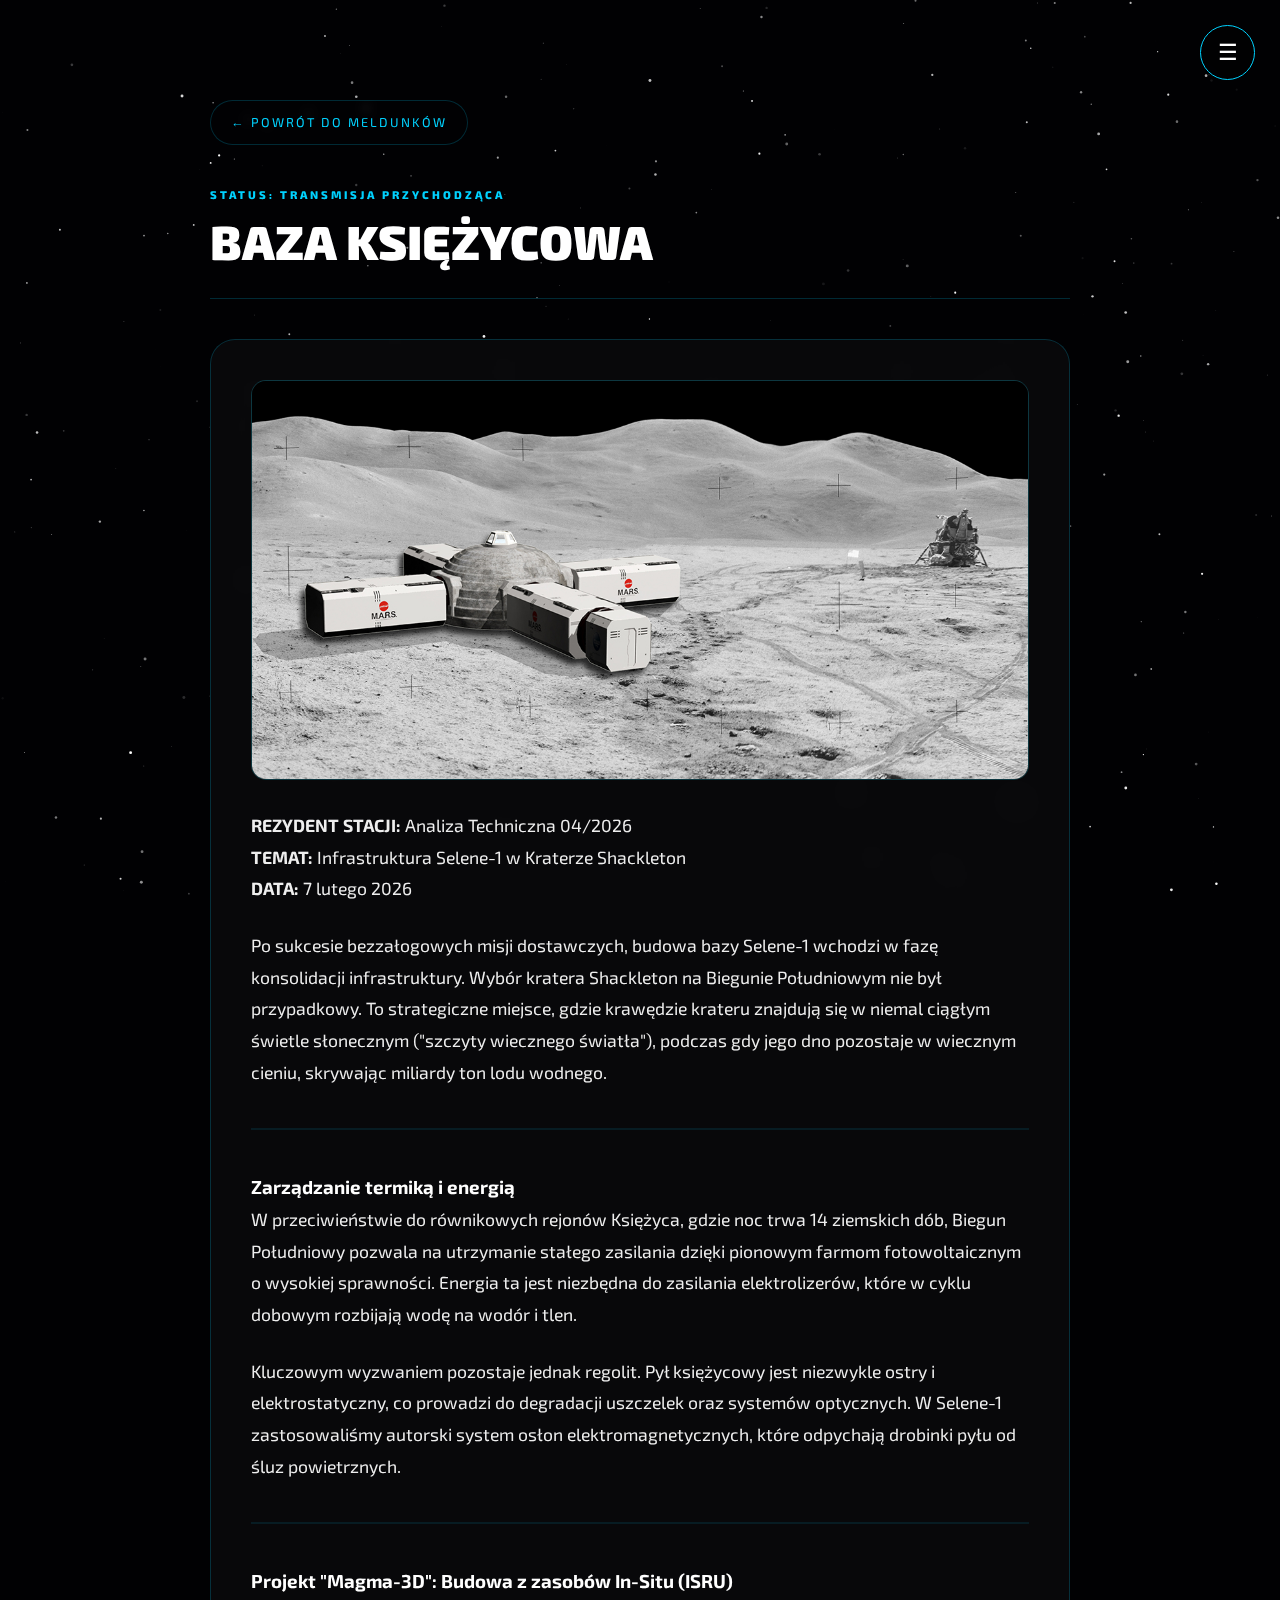
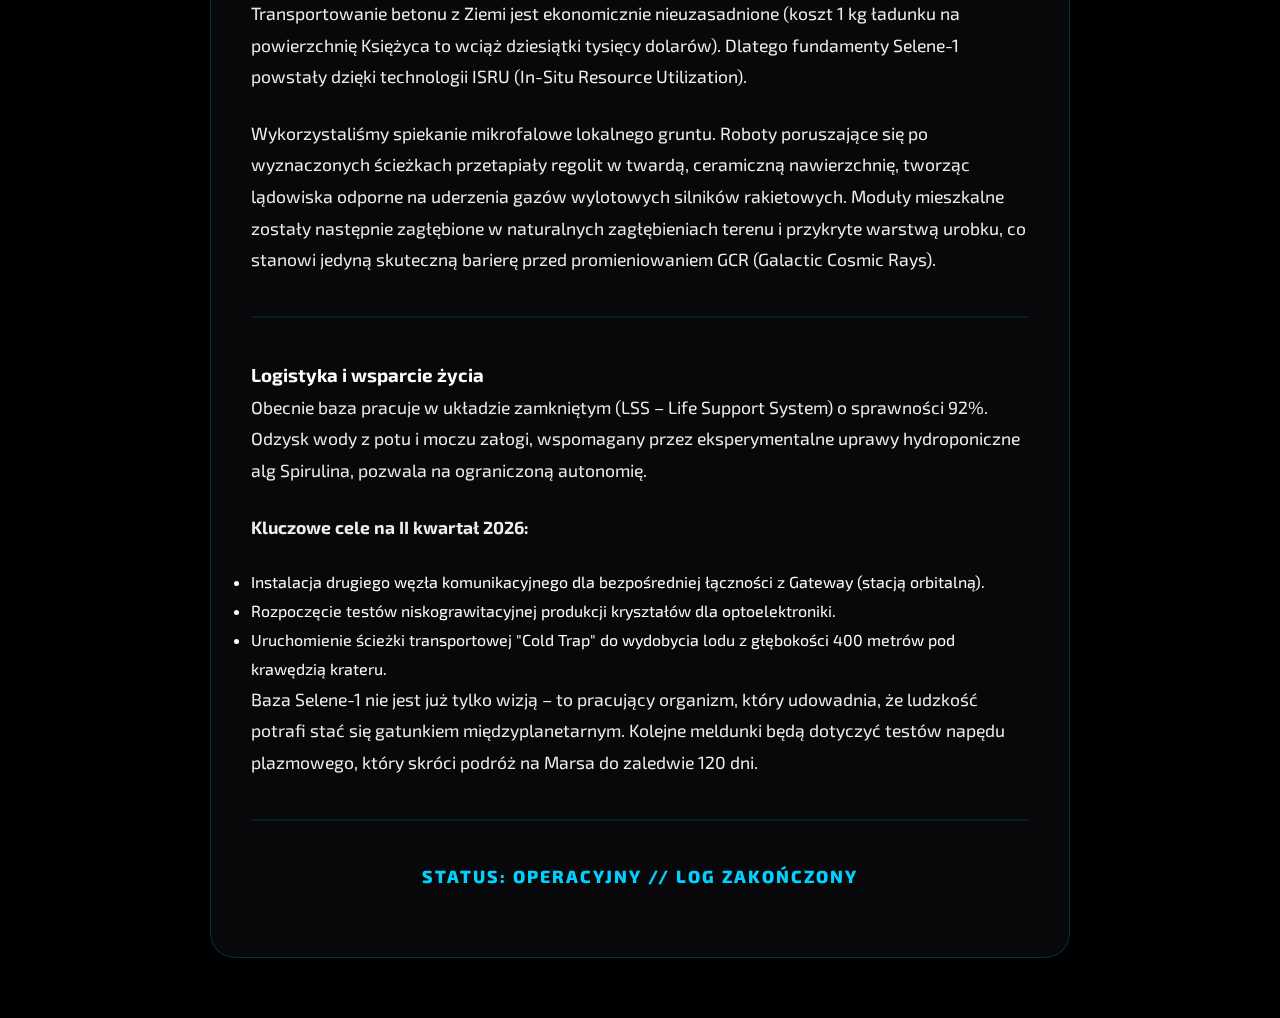
<file: Artykuly/baza_ksiezycowa.html>
<!DOCTYPE html>
<html lang="pl">
<head>
    <meta charset="UTF-8">
    <meta name="viewport" content="width=device-width, initial-scale=1.0">
    <title>MELDUNEK: BAZA KSIĘŻYCOWA - WEB SPACE STATION</title>
    
    <link rel="preconnect" href="https://fonts.googleapis.com">
    <link rel="preconnect" href="https://fonts.gstatic.com" crossorigin>
    <link href="https://fonts.googleapis.com/css2?family=Exo+2:wght@300;400;800;900&display=swap" rel="stylesheet">

    <style>
        * { margin: 0; padding: 0; box-sizing: border-box; }
        
        :root {
            --accent: #00d2ff;
            --bg: #010103;
            --glass: rgba(255, 255, 255, 0.03);
            --glass-border: rgba(0, 210, 255, 0.2);
        }

        body {
            background-color: var(--bg);
            color: white;
            font-family: 'Exo 2', sans-serif;
            line-height: 1.8;
            overflow-x: hidden;
        }

        #stars-canvas {
            position: fixed;
            top: 0; left: 0;
            width: 100%; height: 100%;
            z-index: -1;
            background: var(--bg);
        }

        .menu-btn {
            position: fixed;
            top: 25px; right: 25px;
            z-index: 1001;
            background: rgba(1, 1, 3, 0.8);
            border: 1px solid var(--accent);
            color: white;
            width: 55px; height: 55px;
            border-radius: 50%;
            cursor: pointer;
            font-size: 1.4rem;
            display: flex;
            align-items: center;
            justify-content: center;
            backdrop-filter: blur(10px);
        }

        .nav-panel {
            position: fixed;
            top: 0; right: -100%;
            width: 100%; height: 100%;
            max-width: 400px;
            background: rgba(5, 5, 10, 0.98);
            backdrop-filter: blur(25px);
            z-index: 1000;
            padding: 100px 50px;
            transition: 0.5s cubic-bezier(0.77, 0, 0.175, 1);
            border-left: 1px solid var(--glass-border);
        }

        .nav-panel.active { right: 0; }
        .nav-panel a { display: block; color: white; text-decoration: none; font-size: 1.8rem; margin: 30px 0; font-weight: 300; transition: 0.3s; }
        .nav-panel a:hover { color: var(--accent); padding-left: 10px; }

        .container {
            max-width: 900px;
            margin: 100px auto 60px;
            padding: 0 20px;
            position: relative;
            z-index: 10;
        }

        .back-btn {
            color: var(--accent);
            text-decoration: none;
            text-transform: uppercase;
            letter-spacing: 2px;
            font-size: 0.8rem;
            border: 1px solid var(--glass-border);
            padding: 10px 20px;
            border-radius: 50px;
            transition: 0.3s;
            display: inline-block;
            margin-bottom: 40px;
            background: rgba(1, 1, 3, 0.5);
            backdrop-filter: blur(5px);
        }

        .back-btn:hover { background: rgba(0, 210, 255, 0.1); box-shadow: 0 0 15px var(--glass-border); }

        .article-header { border-bottom: 1px solid var(--glass-border); padding-bottom: 30px; }
        
        .status-tag {
            color: var(--accent);
            font-weight: 800;
            font-size: 0.7rem;
            letter-spacing: 3px;
            text-transform: uppercase;
            display: block;
            margin-bottom: 10px;
        }

        h1 { font-size: 3rem; font-weight: 900; text-transform: uppercase; line-height: 1.1; margin: 0; }

        .article-content {
            margin-top: 40px;
            background: var(--glass);
            border: 1px solid var(--glass-border);
            padding: 40px;
            border-radius: 25px;
            backdrop-filter: blur(15px);
        }

        .featured-img-container {
            width: 100%;
            height: 400px;
            border-radius: 15px;
            margin-bottom: 30px;
            border: 1px solid var(--glass-border);
            overflow: hidden;
            background: #111; /* Tło zastępcze */
        }

        .featured-img-container img {
            width: 100%;
            height: 100%;
            object-fit: cover;
            display: block;
        }

        p { font-weight: 400; color: #eee; font-size: 1.1rem; margin-bottom: 25px; }

        .scanline {
            width: 100%; height: 2px;
            background: rgba(0, 210, 255, 0.1);
            margin: 40px 0;
        }
    </style>
</head>
<body>

    <canvas id="stars-canvas"></canvas>

    <button class="menu-btn" id="menuToggle">☰</button>
    <nav class="nav-panel" id="navPanel">
        <h2 style="color:var(--accent); font-size:0.8rem; letter-spacing:5px; margin-bottom:40px;">STATION CONTROL</h2>
        <a href="../index.html">PULPIT</a>
        <a href="../index.html#articles">MELDUNKI</a>
        <a href="../index.html#missions">HARMONOGRAM MISJI</a>
    </nav>

    <div class="container">
        <a href="../index.html#articles" class="back-btn">← Powrót do meldunków</a>
        
        <header class="article-header">
            <span class="status-tag">Status: Transmisja Przychodząca</span>
            <h1>BAZA KSIĘŻYCOWA</h1>
        </header>

        <div class="article-content">
    <div class="featured-img-container">
        <img src="baza_ksiezycowa.jpg" alt="Widok na krater Shackleton">
    </div>
    
    <p><strong>REZYDENT STACJI:</strong> Analiza Techniczna 04/2026<br>
    <strong>TEMAT:</strong> Infrastruktura Selene-1 w Kraterze Shackleton<br>
    <strong>DATA:</strong> 7 lutego 2026</p>

    <p>Po sukcesie bezzałogowych misji dostawczych, budowa bazy Selene-1 wchodzi w fazę konsolidacji infrastruktury. Wybór kratera Shackleton na Biegunie Południowym nie był przypadkowy. To strategiczne miejsce, gdzie krawędzie krateru znajdują się w niemal ciągłym świetle słonecznym ("szczyty wiecznego światła"), podczas gdy jego dno pozostaje w wiecznym cieniu, skrywając miliardy ton lodu wodnego.</p>
    
    <div class="scanline"></div>

    <h3>Zarządzanie termiką i energią</h3>
    <p>W przeciwieństwie do równikowych rejonów Księżyca, gdzie noc trwa 14 ziemskich dób, Biegun Południowy pozwala na utrzymanie stałego zasilania dzięki pionowym farmom fotowoltaicznym o wysokiej sprawności. Energia ta jest niezbędna do zasilania elektrolizerów, które w cyklu dobowym rozbijają wodę na wodór i tlen. </p>
    
    <p>Kluczowym wyzwaniem pozostaje jednak regolit. Pył księżycowy jest niezwykle ostry i elektrostatyczny, co prowadzi do degradacji uszczelek oraz systemów optycznych. W Selene-1 zastosowaliśmy autorski system osłon elektromagnetycznych, które odpychają drobinki pyłu od śluz powietrznych.</p>

    <div class="scanline"></div>

    <h3>Projekt "Magma-3D": Budowa z zasobów In-Situ (ISRU)</h3>
    <p>Transportowanie betonu z Ziemi jest ekonomicznie nieuzasadnione (koszt 1 kg ładunku na powierzchnię Księżyca to wciąż dziesiątki tysięcy dolarów). Dlatego fundamenty Selene-1 powstały dzięki technologii ISRU (In-Situ Resource Utilization). </p>
    
    

    <p>Wykorzystaliśmy spiekanie mikrofalowe lokalnego gruntu. Roboty poruszające się po wyznaczonych ścieżkach przetapiały regolit w twardą, ceramiczną nawierzchnię, tworząc lądowiska odporne na uderzenia gazów wylotowych silników rakietowych. Moduły mieszkalne zostały następnie zagłębione w naturalnych zagłębieniach terenu i przykryte warstwą urobku, co stanowi jedyną skuteczną barierę przed promieniowaniem GCR (Galactic Cosmic Rays).</p>

    <div class="scanline"></div>

    <h3>Logistyka i wsparcie życia</h3>
    <p>Obecnie baza pracuje w układzie zamkniętym (LSS – Life Support System) o sprawności 92%. Odzysk wody z potu i moczu załogi, wspomagany przez eksperymentalne uprawy hydroponiczne alg Spirulina, pozwala na ograniczoną autonomię. </p>
    
    <p><strong>Kluczowe cele na II kwartał 2026:</strong></p>
    <ul>
        <li>Instalacja drugiego węzła komunikacyjnego dla bezpośredniej łączności z Gateway (stacją orbitalną).</li>
        <li>Rozpoczęcie testów niskograwitacyjnej produkcji kryształów dla optoelektroniki.</li>
        <li>Uruchomienie ścieżki transportowej "Cold Trap" do wydobycia lodu z głębokości 400 metrów pod krawędzią krateru.</li>
    </ul>

    <p>Baza Selene-1 nie jest już tylko wizją – to pracujący organizm, który udowadnia, że ludzkość potrafi stać się gatunkiem międzyplanetarnym. Kolejne meldunki będą dotyczyć testów napędu plazmowego, który skróci podróż na Marsa do zaledwie 120 dni.</p>
    
    <div class="scanline"></div>
    <p style="text-align: center; font-weight: 800; letter-spacing: 2px; color: var(--accent);">
        STATUS: OPERACYJNY // LOG ZAKOŃCZONY
    </p>
</div>

    <script>
        // ... (Logika menu i gwiazd bez zmian)
        const navPanel = document.getElementById('navPanel');
        const menuBtn = document.getElementById('menuToggle');
        menuBtn.addEventListener('click', () => {
            navPanel.classList.toggle('active');
            menuBtn.innerText = navPanel.classList.contains('active') ? '✕' : '☰';
        });
        const canvas = document.getElementById('stars-canvas');
        const ctx = canvas.getContext('2d');
        let stars = [];
        function init() {
            canvas.width = window.innerWidth;
            canvas.height = window.innerHeight;
            stars = [];
            for (let i = 0; i < 400; i++) {
                stars.push({ x: Math.random() * canvas.width, y: Math.random() * canvas.height, size: Math.random() * 1.5, speed: Math.random() * 0.5 + 0.1, opacity: Math.random() });
            }
        }
        function animate() {
            ctx.fillStyle = '#010103';
            ctx.fillRect(0, 0, canvas.width, canvas.height);
            stars.forEach(s => {
                ctx.fillStyle = `rgba(255, 255, 255, ${s.opacity})`;
                ctx.beginPath(); ctx.arc(s.x, s.y, s.size, 0, Math.PI * 2); ctx.fill();
                s.y -= s.speed; if (s.y < 0) s.y = canvas.height;
            });
            requestAnimationFrame(animate);
        }
        window.addEventListener('resize', init);
        init(); animate();
    </script>
</body>
</html>
</file>
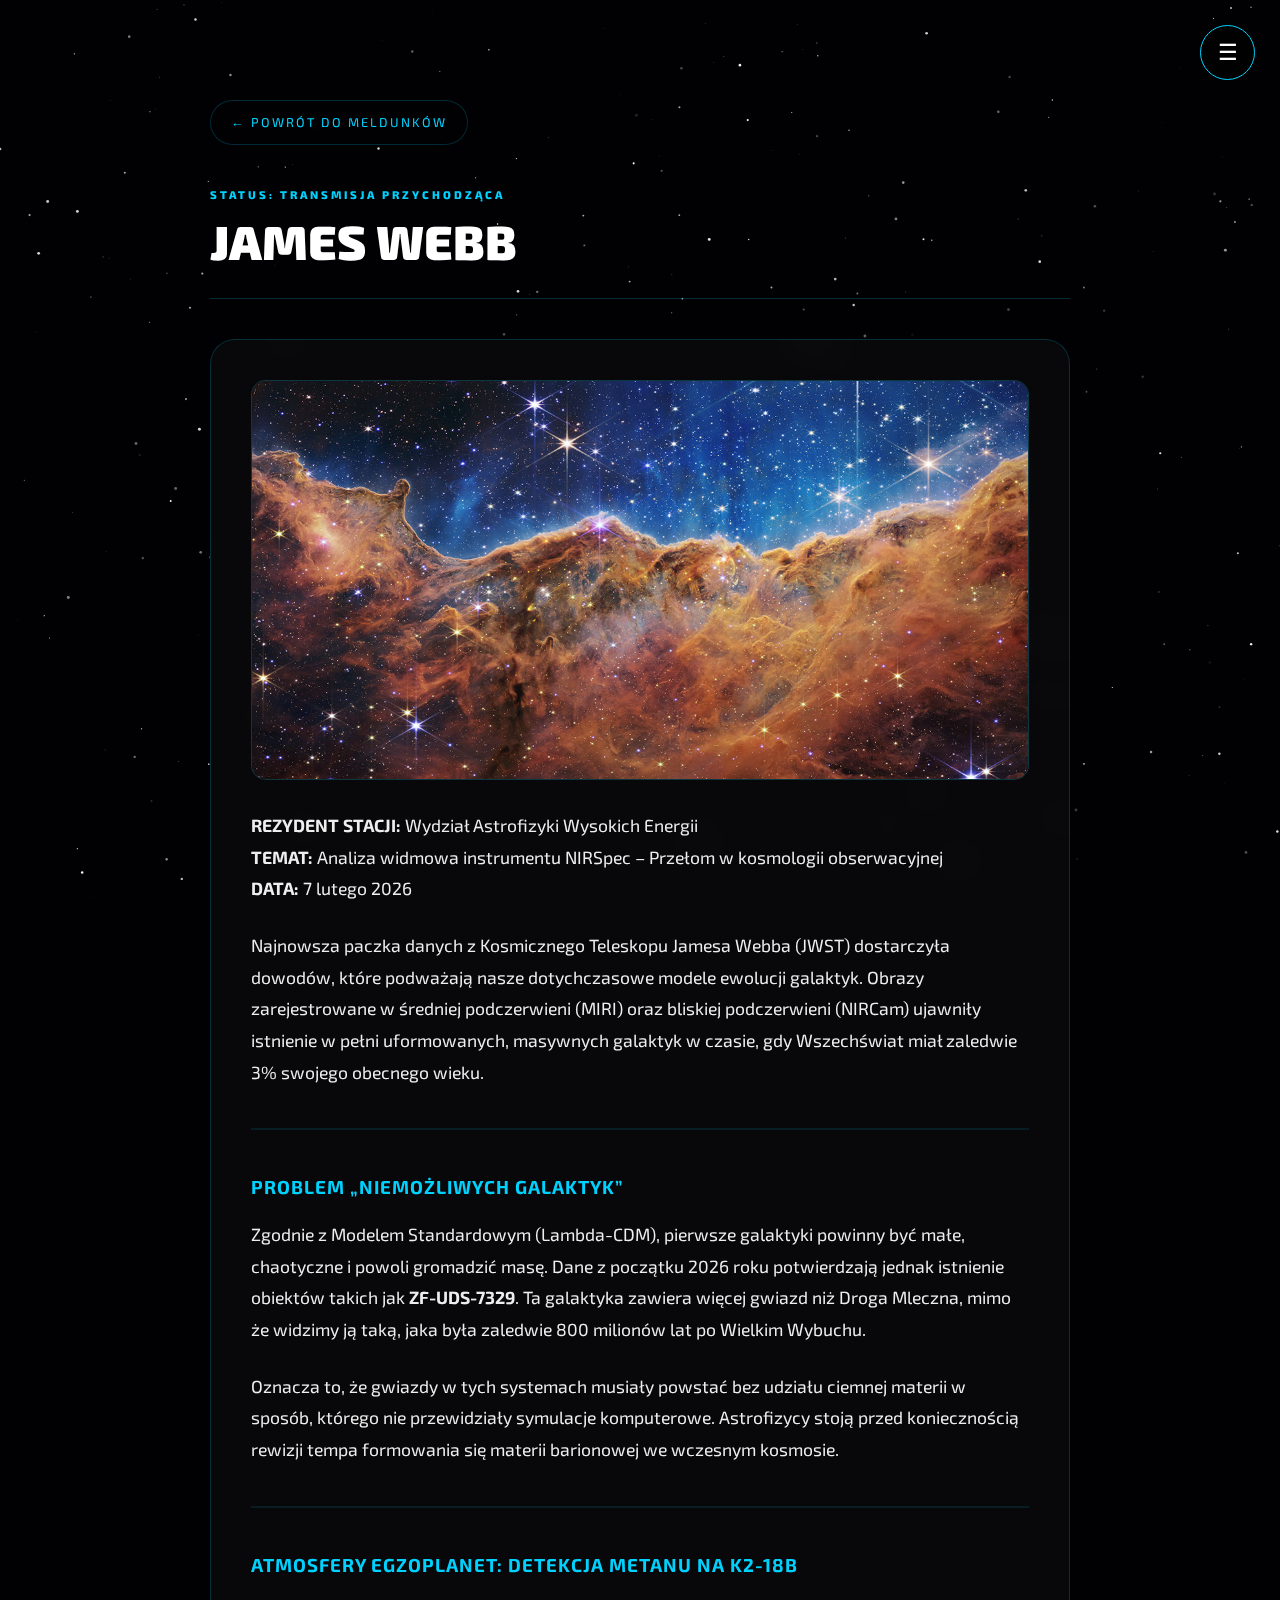
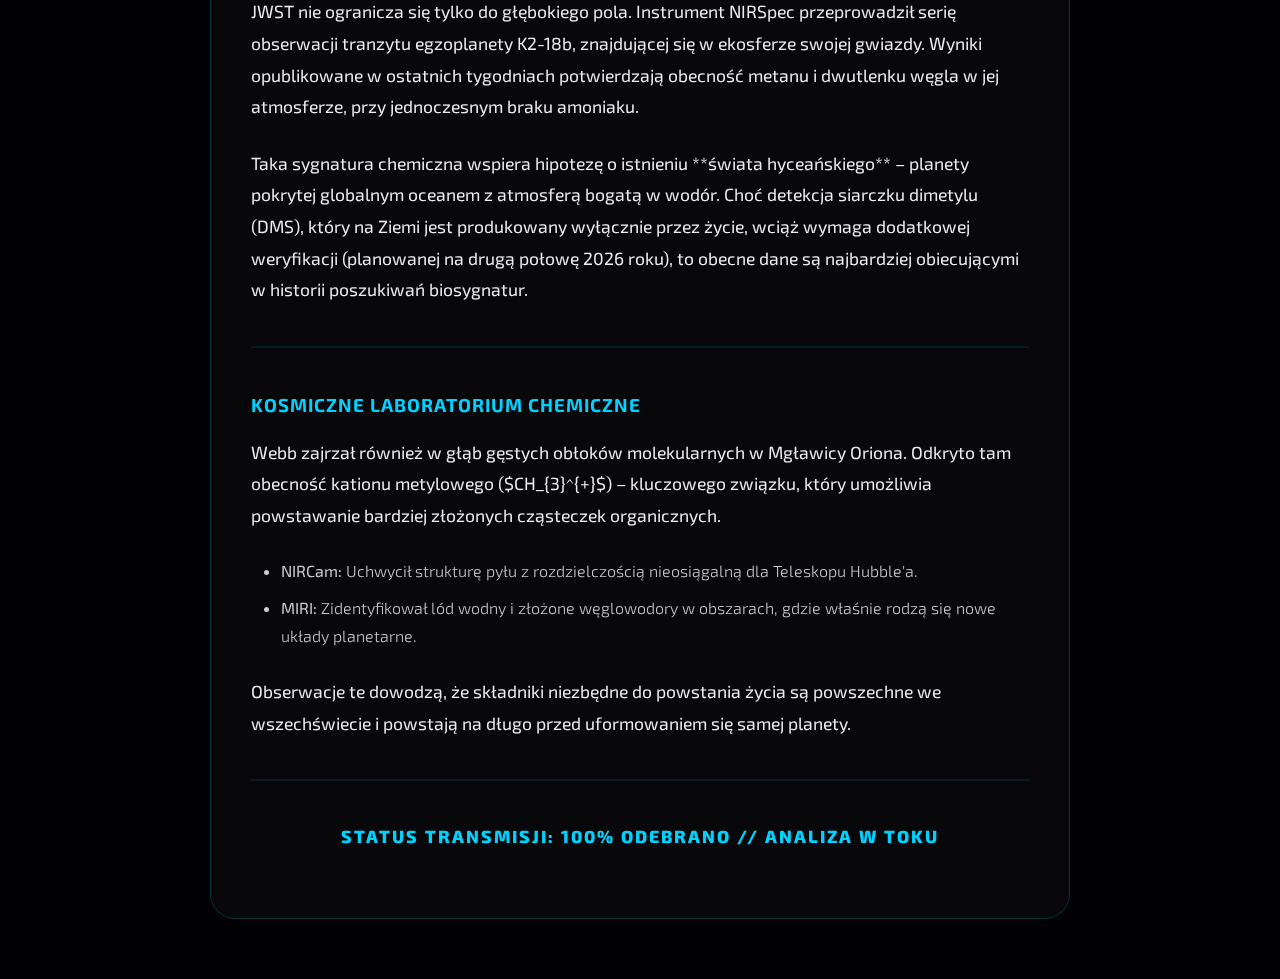
<file: Artykuly/james_webb.html>
<!DOCTYPE html>
<html lang="pl">
<head>
    <meta charset="UTF-8">
    <meta name="viewport" content="width=device-width, initial-scale=1.0">
    <title>MELDUNEK: JAMES WEBB - WEB SPACE STATION</title>
    
    <link rel="preconnect" href="https://fonts.googleapis.com">
    <link rel="preconnect" href="https://fonts.gstatic.com" crossorigin>
    <link href="https://fonts.googleapis.com/css2?family=Exo+2:wght@300;400;800;900&display=swap" rel="stylesheet">

    <style>
        * { margin: 0; padding: 0; box-sizing: border-box; }
        :root {
            --accent: #00d2ff;
            --bg: #010103;
            --glass: rgba(255, 255, 255, 0.03);
            --glass-border: rgba(0, 210, 255, 0.2);
        }

        body {
            background-color: var(--bg);
            color: white;
            font-family: 'Exo 2', sans-serif;
            line-height: 1.8;
            overflow-x: hidden;
        }

        #stars-canvas { position: fixed; top: 0; left: 0; width: 100%; height: 100%; z-index: -1; background: var(--bg); }

        .menu-btn {
            position: fixed; top: 25px; right: 25px; z-index: 1001;
            background: rgba(1, 1, 3, 0.8); border: 1px solid var(--accent);
            color: white; width: 55px; height: 55px; border-radius: 50%;
            cursor: pointer; font-size: 1.4rem; display: flex; align-items: center; justify-content: center; backdrop-filter: blur(10px);
        }

        .nav-panel {
            position: fixed; top: 0; right: -100%; width: 100%; height: 100%; max-width: 400px;
            background: rgba(5, 5, 10, 0.98); backdrop-filter: blur(25px); z-index: 1000;
            padding: 100px 50px; transition: 0.5s cubic-bezier(0.77, 0, 0.175, 1); border-left: 1px solid var(--glass-border);
        }
        .nav-panel.active { right: 0; }
        .nav-panel a { display: block; color: white; text-decoration: none; font-size: 1.8rem; margin: 30px 0; font-weight: 300; transition: 0.3s; }
        .nav-panel a:hover { color: var(--accent); padding-left: 10px; }

        .container { max-width: 900px; margin: 100px auto 60px; padding: 0 20px; position: relative; z-index: 10; }

        .back-btn {
            color: var(--accent); text-decoration: none; text-transform: uppercase; letter-spacing: 2px;
            font-size: 0.8rem; border: 1px solid var(--glass-border); padding: 10px 20px; border-radius: 50px;
            transition: 0.3s; display: inline-block; margin-bottom: 40px; background: rgba(1, 1, 3, 0.5); backdrop-filter: blur(5px);
        }
        .back-btn:hover { background: rgba(0, 210, 255, 0.1); box-shadow: 0 0 15px var(--glass-border); }

        .article-header { border-bottom: 1px solid var(--glass-border); padding-bottom: 30px; }
        .status-tag { color: var(--accent); font-weight: 800; font-size: 0.7rem; letter-spacing: 3px; text-transform: uppercase; display: block; margin-bottom: 10px; }
        h1 { font-size: 3rem; font-weight: 900; text-transform: uppercase; line-height: 1.1; margin: 0; }

        .article-content { margin-top: 40px; background: var(--glass); border: 1px solid var(--glass-border); padding: 40px; border-radius: 25px; backdrop-filter: blur(15px); }
        
        .featured-img-container { width: 100%; height: 400px; border-radius: 15px; margin-bottom: 30px; border: 1px solid var(--glass-border); overflow: hidden; background: #111; }
        .featured-img-container img { width: 100%; height: 100%; object-fit: cover; display: block; }

        p { font-weight: 400; color: #eee; font-size: 1.1rem; margin-bottom: 25px; }
        h3 { color: var(--accent); margin: 35px 0 15px 0; text-transform: uppercase; letter-spacing: 1px; }
        ul { margin-left: 30px; margin-bottom: 25px; color: #ccc; }
        li { margin-bottom: 8px; font-weight: 300; }
        .scanline { width: 100%; height: 2px; background: rgba(0, 210, 255, 0.1); margin: 40px 0; }

        @media (max-width: 600px) {
            h1 { font-size: 2rem; }
            .article-content { padding: 20px; }
            .featured-img-container { height: 250px; }
        }
    </style>
</head>
<body>

    <canvas id="stars-canvas"></canvas>

    <button class="menu-btn" id="menuToggle">☰</button>
    <nav class="nav-panel" id="navPanel">
        <h2 style="color:var(--accent); font-size:0.8rem; letter-spacing:5px; margin-bottom:40px;">STATION CONTROL</h2>
        <a href="../index.html">PULPIT</a>
        <a href="../index.html#articles">MELDUNKI</a>
        <a href="../index.html#missions">HARMONOGRAM MISJI</a>
    </nav>

    <div class="container">
        <a href="../index.html#articles" class="back-btn">← Powrót do meldunków</a>
        
        <header class="article-header">
            <span class="status-tag">Status: Transmisja Przychodząca</span>
            <h1>JAMES WEBB</h1>
        </header>

       <div class="article-content">
    <div class="featured-img-container">
        <img src="webb.jpg" alt="Najgłębsze spojrzenie Webba w podczerwieni">
    </div>
    
    <p><strong>REZYDENT STACJI:</strong> Wydział Astrofizyki Wysokich Energii<br>
    <strong>TEMAT:</strong> Analiza widmowa instrumentu NIRSpec – Przełom w kosmologii obserwacyjnej<br>
    <strong>DATA:</strong> 7 lutego 2026</p>

    <p>Najnowsza paczka danych z Kosmicznego Teleskopu Jamesa Webba (JWST) dostarczyła dowodów, które podważają nasze dotychczasowe modele ewolucji galaktyk. Obrazy zarejestrowane w średniej podczerwieni (MIRI) oraz bliskiej podczerwieni (NIRCam) ujawniły istnienie w pełni uformowanych, masywnych galaktyk w czasie, gdy Wszechświat miał zaledwie 3% swojego obecnego wieku.</p>
    
    <div class="scanline"></div>

    <h3>Problem „Niemożliwych Galaktyk”</h3>
    <p>Zgodnie z Modelem Standardowym (Lambda-CDM), pierwsze galaktyki powinny być małe, chaotyczne i powoli gromadzić masę. Dane z początku 2026 roku potwierdzają jednak istnienie obiektów takich jak <strong>ZF-UDS-7329</strong>. Ta galaktyka zawiera więcej gwiazd niż Droga Mleczna, mimo że widzimy ją taką, jaka była zaledwie 800 milionów lat po Wielkim Wybuchu.</p>
    
    <p>Oznacza to, że gwiazdy w tych systemach musiały powstać bez udziału ciemnej materii w sposób, którego nie przewidziały symulacje komputerowe. Astrofizycy stoją przed koniecznością rewizji tempa formowania się materii barionowej we wczesnym kosmosie.</p>

    

    <div class="scanline"></div>

    <h3>Atmosfery Egzoplanet: Detekcja Metanu na K2-18b</h3>
    <p>JWST nie ogranicza się tylko do głębokiego pola. Instrument NIRSpec przeprowadził serię obserwacji tranzytu egzoplanety K2-18b, znajdującej się w ekosferze swojej gwiazdy. Wyniki opublikowane w ostatnich tygodniach potwierdzają obecność metanu i dwutlenku węgla w jej atmosferze, przy jednoczesnym braku amoniaku.</p>
    
    <p>Taka sygnatura chemiczna wspiera hipotezę o istnieniu **świata hyceańskiego** – planety pokrytej globalnym oceanem z atmosferą bogatą w wodór. Choć detekcja siarczku dimetylu (DMS), który na Ziemi jest produkowany wyłącznie przez życie, wciąż wymaga dodatkowej weryfikacji (planowanej na drugą połowę 2026 roku), to obecne dane są najbardziej obiecującymi w historii poszukiwań biosygnatur.</p>

    <div class="scanline"></div>

    <h3>Kosmiczne Laboratorium Chemiczne</h3>
    <p>Webb zajrzał również w głąb gęstych obłoków molekularnych w Mgławicy Oriona. Odkryto tam obecność kationu metylowego ($CH_{3}^{+}$) – kluczowego związku, który umożliwia powstawanie bardziej złożonych cząsteczek organicznych. </p>
    
    <ul>
        <li><strong>NIRCam:</strong> Uchwycił strukturę pyłu z rozdzielczością nieosiągalną dla Teleskopu Hubble'a.</li>
        <li><strong>MIRI:</strong> Zidentyfikował lód wodny i złożone węglowodory w obszarach, gdzie właśnie rodzą się nowe układy planetarne.</li>
    </ul>

    <p>Obserwacje te dowodzą, że składniki niezbędne do powstania życia są powszechne we wszechświecie i powstają na długo przed uformowaniem się samej planety.</p>

    <div class="scanline"></div>
    <p style="text-align: center; font-weight: 800; letter-spacing: 2px; color: var(--accent);">
        STATUS TRANSMISJI: 100% ODEBRANO // ANALIZA W TOKU
    </p>
</div>

    <script>
        // Logika menu
        const navPanel = document.getElementById('navPanel');
        const menuBtn = document.getElementById('menuToggle');
        menuBtn.addEventListener('click', () => {
            navPanel.classList.toggle('active');
            menuBtn.innerText = navPanel.classList.contains('active') ? '✕' : '☰';
        });

        // Gwiazdy w tle
        const canvas = document.getElementById('stars-canvas');
        const ctx = canvas.getContext('2d');
        let stars = [];
        function init() {
            canvas.width = window.innerWidth;
            canvas.height = window.innerHeight;
            stars = [];
            for (let i = 0; i < 400; i++) {
                stars.push({ x: Math.random() * canvas.width, y: Math.random() * canvas.height, size: Math.random() * 1.5, speed: Math.random() * 0.5 + 0.1, opacity: Math.random() });
            }
        }
        function animate() {
            ctx.fillStyle = '#010103';
            ctx.fillRect(0, 0, canvas.width, canvas.height);
            stars.forEach(s => {
                ctx.fillStyle = `rgba(255, 255, 255, ${s.opacity})`;
                ctx.beginPath(); ctx.arc(s.x, s.y, s.size, 0, Math.PI * 2); ctx.fill();
                s.y -= s.speed; if (s.y < 0) s.y = canvas.height;
            });
            requestAnimationFrame(animate);
        }
        window.addEventListener('resize', init);
        init(); animate();
    </script>
</body>
</html>
</file>
<file: style.css>
/* --- FUNDAMENTY I ZMIENNE --- */
:root {
    --neon-cyan: #00f3ff;
    --neon-purple: #bc13fe;
    --void-bg: #010103;
    --glass: rgba(10, 15, 25, 0.85);
    --glass-border: rgba(0, 243, 255, 0.2);
}

* { 
    margin: 0; 
    padding: 0; 
    box-sizing: border-box; 
    -webkit-tap-highlight-color: transparent; 
}

body { 
    background-color: var(--void-bg); 
    font-family: 'Exo 2', sans-serif; 
    color: #fff; 
    overflow-x: hidden; 
    scroll-behavior: smooth; 
    line-height: 1.6;
}

/* --- TŁO Z GWIAZDAMI --- */
#starfield { 
    position: fixed; 
    top: 0; 
    left: 0; 
    width: 100%; 
    height: 100%; 
    z-index: -1; 
    background: #000; 
}

/* --- NAWIGACJA (Wspólna) --- */
nav {
    position: fixed; 
    top: 0; 
    width: 100%; 
    z-index: 1000;
    padding: 15px 5%; 
    display: flex; 
    justify-content: space-between; 
    align-items: center;
    background: rgba(0,0,0,0.9); 
    backdrop-filter: blur(15px);
    border-bottom: 1px solid var(--glass-border);
}

.nav-logo { 
    font-family: 'Rajdhani', sans-serif; 
    font-weight: 700; 
    font-size: 1.1rem; 
    letter-spacing: 2px; 
    color: #fff; 
    text-decoration: none;
    text-transform: uppercase; 
    transition: 0.4s;
}

.nav-logo:hover { 
    color: var(--neon-cyan); 
    text-shadow: 0 0 15px var(--neon-cyan), 0 0 30px var(--neon-cyan); 
}

.nav-links { display: flex; gap: 20px; }
.nav-links a {
    color: #888; 
    text-decoration: none; 
    font-size: 0.75rem;
    font-weight: 600; 
    text-transform: uppercase; 
    letter-spacing: 1px;
    transition: 0.3s;
}
.nav-links a:hover { color: var(--neon-cyan); }

/* --- HERO SECTION (Tylko Index) --- */
.hero { 
    height: 40vh; 
    display: flex; 
    flex-direction: column; 
    justify-content: center; 
    align-items: center; 
    text-align: center; 
    padding-top: 60px;
}

.quote-container {
    min-height: 50px; 
    margin-bottom: 10px; 
    font-family: 'Rajdhani';
    font-size: clamp(0.9rem, 2vw, 1.2rem); 
    letter-spacing: 2px; 
    color: var(--neon-cyan);
    text-transform: uppercase; 
    font-weight: 300; 
    padding: 0 20px; 
    max-width: 900px;
}

.nebula-title {
    font-family: 'Rajdhani', sans-serif; 
    font-size: clamp(2.5rem, 12vw, 8rem);
    font-weight: 900; 
    line-height: 0.85; 
    text-transform: uppercase;
    background: url('https://images.unsplash.com/photo-1462331940025-496dfbfc7564?q=80&w=2000');
    background-size: 200% auto; 
    -webkit-background-clip: text; 
    background-clip: text;
    color: rgba(255,255,255,0.05); 
    animation: moveNebula 40s linear infinite;
}

@keyframes moveNebula { 
    0% { background-position: 0% 50%; } 
    50% { background-position: 100% 50%; } 
    100% { background-position: 0% 50%; } 
}

/* --- TYTUŁY SEKCJI --- */
.section-title { 
    font-family: 'Rajdhani'; 
    font-size: clamp(1.4rem, 4.5vw, 2rem); 
    margin: 50px 0 30px 0; 
    letter-spacing: 5px; 
    font-weight: 200; 
    text-transform: uppercase; 
    width: 100%; 
    text-align: center; 
    position: relative; 
    padding-bottom: 12px;
}

.section-title::after { 
    content: ''; 
    position: absolute; 
    bottom: 0; 
    left: 50%; 
    transform: translateX(-50%); 
    width: 50px; 
    height: 2px; 
    background: var(--neon-purple); 
}

/* --- SLIDERY I KARTY --- */
.logs-container { padding: 0 5% 40px 5%; overflow: hidden; }

.slider-viewport { 
    width: 100%; 
    overflow-x: auto; 
    cursor: grab;
    scrollbar-width: none;
    -ms-overflow-style: none;
    scroll-snap-type: x mandatory;
    padding-bottom: 10px;
}

.slider-track { display: flex; gap: 20px; width: max-content; }

.art-card { 
    background: var(--glass); 
    border: 1px solid var(--glass-border); 
    border-radius: 12px; 
    overflow: hidden; 
    display: flex; 
    flex-direction: column; 
    width: 300px; 
    height: 420px; 
    transition: 0.4s; 
    scroll-snap-align: start;
    text-decoration: none;
    color: inherit;
}

.art-card:hover { 
    border-color: var(--neon-cyan);
    box-shadow: 0 0 20px rgba(0, 243, 255, 0.2);
    transform: translateY(-5px);
}

.art-img { height: 160px; background-size: cover; background-position: center; }
.art-content { padding: 20px; flex-grow: 1; display: flex; flex-direction: column; }
.art-tag { color: var(--neon-purple); font-size: 0.65rem; font-weight: 800; letter-spacing: 2px; margin-bottom: 10px; }
.art-title { font-family: 'Rajdhani'; font-size: 1.1rem; margin-bottom: 10px; color: #fff; line-height: 1.2; }
.art-desc { font-size: 0.8rem; color: #aaa; line-height: 1.5; margin-bottom: 15px; }

.art-link { 
    margin-top: auto; 
    color: var(--neon-cyan); 
    text-decoration: none; 
    font-size: 0.7rem; 
    font-weight: bold; 
    border: 1px solid var(--neon-cyan); 
    padding: 10px; 
    text-align: center; 
    border-radius: 4px; 
    transition: 0.3s; 
}
.art-link:hover { background: var(--neon-cyan); color: #000; }

/* --- STRONA ARTYKUŁU (Specyficzne) --- */
.article-container {
    max-width: 850px;
    margin: 120px auto 60px;
    padding: 0 25px;
}

.full-art-img {
    width: 100%;
    max-height: 500px;
    object-fit: cover;
    border-radius: 15px;
    border: 1px solid var(--glass-border);
    margin: 30px 0;
    box-shadow: 0 0 30px rgba(0,0,0,0.5);
}

.article-body {
    font-size: 1.1rem;
    color: #d1d1d1;
    line-height: 1.8;
}

.article-body h2 {
    font-family: 'Rajdhani';
    color: var(--neon-cyan);
    margin: 40px 0 20px;
    text-transform: uppercase;
    letter-spacing: 2px;
}

/* --- TELEMETRIA / LIVE --- */
.telemetry { padding: 60px 5%; background: rgba(5,5,10,0.8); }
.mon-grid { display: grid; grid-template-columns: repeat(auto-fit, minmax(300px, 1fr)); gap: 30px; max-width: 1200px; margin: 0 auto; }
.mon-box { background: #08080c; border: 1px solid #1a1a20; padding: 30px; border-radius: 20px; text-align: center; position: relative; overflow: hidden; }
.mon-box::before { content: ''; position: absolute; top: 0; left: 0; width: 100%; height: 2px; background: linear-gradient(90deg, transparent, var(--neon-cyan), transparent); animation: scanline 3s linear infinite; }

@keyframes scanline { 0% { transform: translateX(-100%); } 100% { transform: translateX(100%); } }

.live-value { font-family: 'Rajdhani'; color: var(--neon-cyan); font-size: 1.8rem; font-weight: 700; margin: 10px 0; }
.live-label { font-size: 0.65rem; color: #666; text-transform: uppercase; letter-spacing: 3px; }
.status-info { text-align: left; margin-top: 20px; font-size: 0.85rem; border-top: 1px solid #222; padding-top: 15px; color: #bbb; line-height: 1.6; }
.status-info b { color: var(--neon-cyan); }

.crew-list { text-align: left; font-size: 0.8rem; max-height: 150px; overflow-y: auto; color: #999; margin-top: 15px; }
.crew-item { padding: 8px 0; border-bottom: 1px solid #111; display: flex; justify-content: space-between; }

/* --- STOPKA --- */
footer { 
    padding: 40px; 
    text-align: center; 
    color: #444; 
    font-family: 'Rajdhani'; 
    border-top: 1px solid #111; 
    letter-spacing: 5px; 
    font-size: 0.7rem; 
}

/* RWD dla telefonów */
@media (max-width: 768px) {
    .nebula-title { font-size: 4rem; }
    .article-container { margin-top: 100px; }
    .article-title { font-size: 2rem; }
}
.artemis-banner img {
    animation: neonPulse 3s infinite ease-in-out;
}

@keyframes neonPulse {
    0% { filter: drop-shadow(0 0 5px var(--neon-purple)); transform: scale(1); }
    50% { filter: drop-shadow(0 0 15px var(--neon-purple)); transform: scale(1.05); }
    100% { filter: drop-shadow(0 0 5px var(--neon-purple)); transform: scale(1); }
}
</file>
